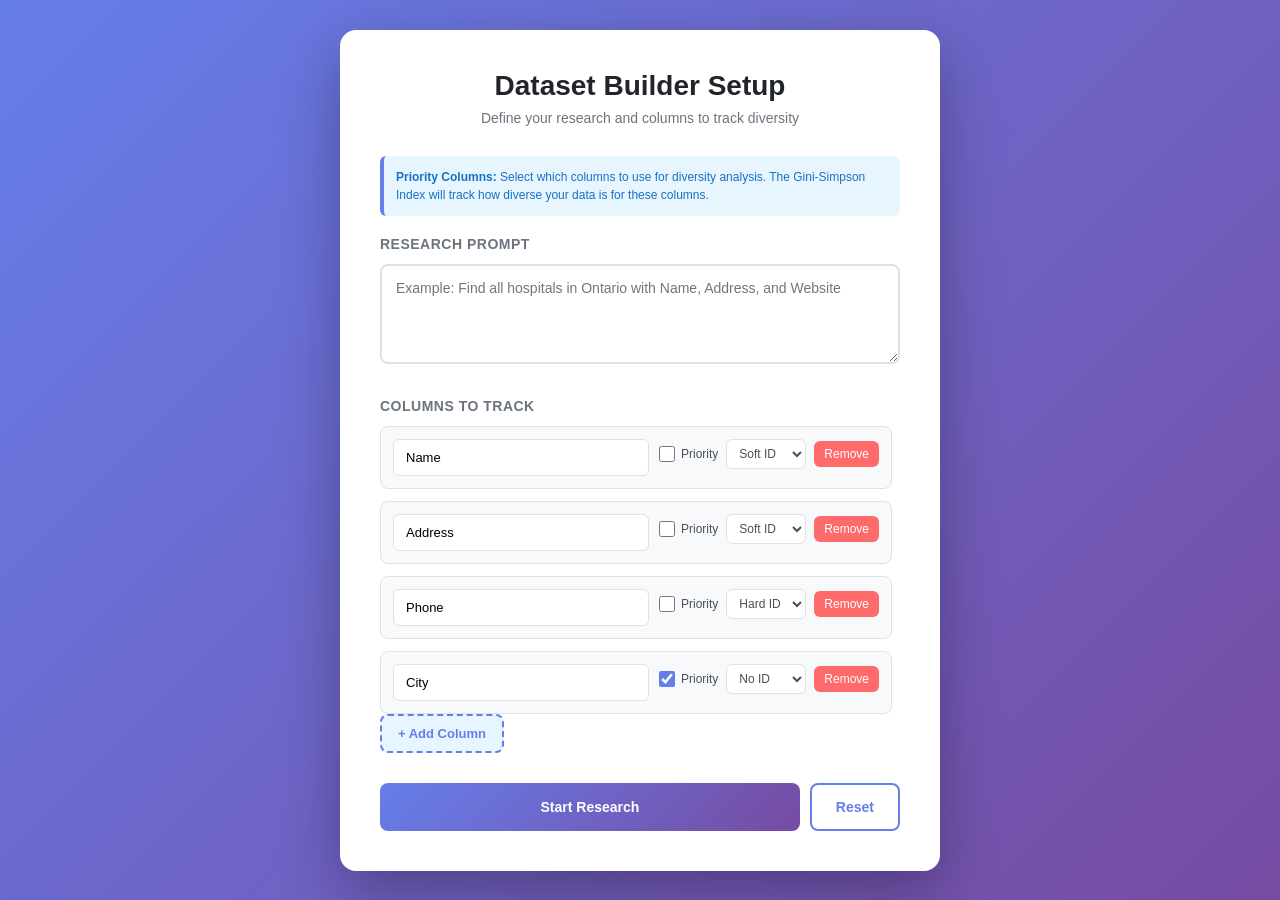
<file: templates/index.html>
<!DOCTYPE html>
<html lang="en">
<head>
    <meta charset="UTF-8">
    <meta name="viewport" content="width=device-width, initial-scale=1.0">
    <title>Dataset Builder - Setup</title>
    <style>
        * {
            margin: 0;
            padding: 0;
            box-sizing: border-box;
        }

        body {
            font-family: -apple-system, BlinkMacSystemFont, 'Segoe UI', Roboto, sans-serif;
            background: linear-gradient(135deg, #667eea 0%, #764ba2 100%);
            min-height: 100vh;
            display: flex;
            align-items: center;
            justify-content: center;
            padding: 20px;
        }

        .container {
            width: 100%;
            max-width: 600px;
            background: white;
            border-radius: 16px;
            box-shadow: 0 20px 60px rgba(0, 0, 0, 0.3);
            padding: 40px;
        }

        .header {
            margin-bottom: 30px;
            text-align: center;
        }

        .header h1 {
            font-size: 28px;
            color: #212529;
            margin-bottom: 8px;
            font-weight: 600;
        }

        .header p {
            font-size: 14px;
            color: #6c757d;
        }

        .form-section {
            margin-bottom: 30px;
        }

        .form-section-title {
            font-size: 14px;
            font-weight: 600;
            color: #6c757d;
            text-transform: uppercase;
            letter-spacing: 0.5px;
            margin-bottom: 12px;
            display: block;
        }

        .prompt-box {
            width: 100%;
            padding: 14px;
            border: 2px solid #dee2e6;
            border-radius: 8px;
            font-family: inherit;
            font-size: 14px;
            resize: vertical;
            min-height: 100px;
            transition: border-color 0.2s;
        }

        .prompt-box:focus {
            outline: none;
            border-color: #667eea;
            box-shadow: 0 0 0 3px rgba(102, 126, 234, 0.1);
        }

        .columns-container {
            display: flex;
            flex-direction: column;
            gap: 12px;
            max-height: 400px;
            overflow-y: auto;
            padding-right: 8px;
        }

        .column-input-group {
            display: flex;
            gap: 10px;
            align-items: flex-start;
            padding: 12px;
            background: #f8f9fa;
            border-radius: 8px;
            border: 1px solid #dee2e6;
            transition: all 0.2s;
        }

        .column-input-group:hover {
            background: #f0f0f0;
            border-color: #667eea;
        }

        .column-input-group.error {
            border-color: #ff6b6b;
            background: #fff5f5;
        }

        .column-input {
            flex: 1;
            padding: 10px 12px;
            border: 1px solid #dee2e6;
            border-radius: 6px;
            font-size: 13px;
            font-family: inherit;
            transition: border-color 0.2s;
        }

        .column-input:focus {
            outline: none;
            border-color: #667eea;
        }

        .column-controls {
            display: flex;
            gap: 8px;
            align-items: center;
            white-space: nowrap;
        }

        .identifier-select {
            padding: 6px 8px;
            border: 1px solid #dee2e6;
            border-radius: 6px;
            font-size: 12px;
            background: white;
            color: #495057;
        }

        .priority-checkbox-label {
            display: flex;
            align-items: center;
            gap: 6px;
            font-size: 12px;
            font-weight: 500;
            color: #495057;
            cursor: pointer;
            user-select: none;
        }

        .priority-checkbox-label input[type="checkbox"] {
            width: 16px;
            height: 16px;
            cursor: pointer;
            accent-color: #667eea;
        }

        .remove-column-btn {
            padding: 6px 10px;
            background: #ff6b6b;
            color: white;
            border: none;
            border-radius: 6px;
            font-size: 12px;
            cursor: pointer;
            transition: background 0.2s;
            font-weight: 500;
        }

        .remove-column-btn:hover {
            background: #ff5252;
        }

        .add-column-btn {
            padding: 10px 16px;
            background: #e7f5ff;
            color: #667eea;
            border: 2px dashed #667eea;
            border-radius: 8px;
            font-size: 13px;
            cursor: pointer;
            font-weight: 600;
            transition: all 0.2s;
            align-self: flex-start;
        }

        .add-column-btn:hover {
            background: #667eea;
            color: white;
            border-style: solid;
        }

        .actions {
            display: flex;
            gap: 10px;
            margin-top: 30px;
        }

        .start-btn {
            flex: 1;
            padding: 14px;
            background: linear-gradient(135deg, #667eea 0%, #764ba2 100%);
            color: white;
            border: none;
            border-radius: 8px;
            font-size: 14px;
            font-weight: 600;
            cursor: pointer;
            transition: transform 0.2s, box-shadow 0.2s;
        }

        .start-btn:hover:not(:disabled) {
            transform: translateY(-2px);
            box-shadow: 0 5px 15px rgba(102, 126, 234, 0.3);
        }

        .start-btn:disabled {
            opacity: 0.5;
            cursor: not-allowed;
        }

        .reset-btn {
            padding: 14px 24px;
            background: white;
            color: #667eea;
            border: 2px solid #667eea;
            border-radius: 8px;
            font-size: 14px;
            font-weight: 600;
            cursor: pointer;
            transition: all 0.2s;
        }

        .reset-btn:hover {
            background: #f0f4ff;
        }

        .error-message {
            color: #c92a2a;
            font-size: 12px;
            margin-top: 8px;
            padding: 10px;
            background: #ffe0e0;
            border-left: 3px solid #c92a2a;
            border-radius: 4px;
            display: none;
        }

        .error-message.show {
            display: block;
        }

        .info-box {
            background: #e7f5ff;
            border-left: 4px solid #667eea;
            padding: 12px;
            border-radius: 6px;
            font-size: 12px;
            color: #1971c2;
            margin-bottom: 20px;
            line-height: 1.5;
        }

        .info-box strong {
            font-weight: 600;
        }

        @media (max-width: 600px) {
            .container {
                padding: 20px;
            }

            .header h1 {
                font-size: 22px;
            }

            .column-input-group {
                flex-direction: column;
            }

            .column-controls {
                width: 100%;
                justify-content: space-between;
            }
        }
    </style>
</head>
<body>
    <div class="container">
        <div class="header">
            <h1>Dataset Builder Setup</h1>
            <p>Define your research and columns to track diversity</p>
        </div>

        <div class="info-box">
            <strong>Priority Columns:</strong> Select which columns to use for diversity analysis. The Gini-Simpson Index will track how diverse your data is for these columns.
        </div>

        <form id="setupForm">
            <!-- Prompt Section -->
            <div class="form-section">
                <label class="form-section-title">Research Prompt</label>
                <textarea
                    id="promptInput"
                    class="prompt-box"
                    placeholder="Example: Find all hospitals in Ontario with Name, Address, and Website"
                    required
                ></textarea>
            </div>

            <!-- Columns Section -->
            <div class="form-section">
                <label class="form-section-title">Columns to Track</label>
                
                <div class="columns-container" id="columnsContainer">
                    <div class="column-input-group">
                        <input
                            type="text"
                            class="column-input"
                            placeholder="Column name (e.g., Name, Address, Website)"
                            value="Name"
                            required
                        >
                        <div class="column-controls">
                            <label class="priority-checkbox-label">
                                <input type="checkbox" class="priority-checkbox">
                                Priority
                            </label>
                            <select class="identifier-select">
                                <option value="none">No ID</option>
                                <option value="hard">Hard ID</option>
                                <option selected value="soft">Soft ID</option>
                            </select>
                            <button type="button" class="remove-column-btn" onclick="removeColumn(event)">Remove</button>
                        </div>
                    </div>

                    <div class="column-input-group">
                        <input
                            type="text"
                            class="column-input"
                            placeholder="Column name"
                            value="Address"
                            required
                        >
                        <div class="column-controls">
                            <label class="priority-checkbox-label">
                                <input type="checkbox" class="priority-checkbox">
                                Priority
                            </label>
                            <select class="identifier-select">
                                <option value="none">No ID</option>
                                <option value="hard">Hard ID</option>
                                <option selected value="soft">Soft ID</option>
                            </select>
                            <button type="button" class="remove-column-btn" onclick="removeColumn(event)">Remove</button>
                        </div>
                    </div>

                    <div class="column-input-group">
                        <input
                            type="text"
                            class="column-input"
                            placeholder="Column name"
                            value="Phone"
                            required
                        >
                        <div class="column-controls">
                            <label class="priority-checkbox-label">
                                <input type="checkbox" class="priority-checkbox">
                                Priority
                            </label>
                            <select class="identifier-select">
                                <option value="none">No ID</option>
                                <option selected value="hard">Hard ID</option>
                                <option value="soft">Soft ID</option>
                            </select>
                            <button type="button" class="remove-column-btn" onclick="removeColumn(event)">Remove</button>
                        </div>
                    </div>

                    <div class="column-input-group">
                        <input
                            type="text"
                            class="column-input"
                            placeholder="Column name"
                            value="City"
                            required
                        >
                        <div class="column-controls">
                            <label class="priority-checkbox-label">
                                <input type="checkbox" class="priority-checkbox" checked>
                                Priority
                            </label>
                            <select class="identifier-select">
                                <option value="none">No ID</option>
                                <option value="hard">Hard ID</option>
                                <option value="soft">Soft ID</option>
                            </select>
                            <button type="button" class="remove-column-btn" onclick="removeColumn(event)">Remove</button>
                        </div>
                    </div>
                </div>

                <button type="button" class="add-column-btn" onclick="addColumn()">+ Add Column</button>
                <div class="error-message" id="errorMessage"></div>
            </div>

            <!-- Actions -->
            <div class="actions">
                <button type="submit" class="start-btn" id="startBtn">Start Research</button>
                <button type="reset" class="reset-btn">Reset</button>
            </div>
        </form>
    </div>

    <script>
        function addColumn() {
            const container = document.getElementById('columnsContainer');
            const group = document.createElement('div');
            group.className = 'column-input-group';
            group.innerHTML = `
                <input
                    type="text"
                    class="column-input"
                    placeholder="Column name"
                    required
                >
                <div class="column-controls">
                    <label class="priority-checkbox-label">
                        <input type="checkbox" class="priority-checkbox">
                        Priority
                    </label>
                    <select class="identifier-select">
                        <option value="none">No ID</option>
                        <option value="hard">Hard ID</option>
                        <option value="soft">Soft ID</option>
                    </select>
                    <button type="button" class="remove-column-btn" onclick="removeColumn(event)">Remove</button>
                </div>
            `;
            container.appendChild(group);
        }

        function removeColumn(event) {
            event.preventDefault();
            const container = document.getElementById('columnsContainer');
            const groups = container.querySelectorAll('.column-input-group');
            
            if (groups.length <= 1) {
                showError('You must have at least one column');
                return;
            }
            
            event.target.closest('.column-input-group').remove();
            clearError();
        }

        function showError(message) {
            const errorDiv = document.getElementById('errorMessage');
            errorDiv.textContent = message;
            errorDiv.classList.add('show');
        }

        function clearError() {
            const errorDiv = document.getElementById('errorMessage');
            errorDiv.classList.remove('show');
        }

        document.getElementById('setupForm').addEventListener('submit', async (e) => {
            e.preventDefault();
            clearError();

            const prompt = document.getElementById('promptInput').value.trim();
            const columnGroups = document.querySelectorAll('.column-input-group');
            
            if (!prompt) {
                showError('Research prompt is required');
                return;
            }

            const columns = [];
            columnGroups.forEach(group => {
                const input = group.querySelector('.column-input');
                const isChecked = group.querySelector('.priority-checkbox').checked;
                const identifierSelect = group.querySelector('.identifier-select');
                const dedupeRole = identifierSelect ? identifierSelect.value : 'none';
                const columnName = input.value.trim();
                
                if (!columnName) {
                    showError('All columns must have names');
                    return;
                }

                if (columns.some(c => c.name.toLowerCase() === columnName.toLowerCase())) {
                    showError('Duplicate column names not allowed');
                    return;
                }

                columns.push({
                    name: columnName,
                    isPriority: isChecked,
                    dedupeRole
                });
            });

            if (columns.length === 0) {
                showError('At least one column is required');
                return;
            }

            const hasPriority = columns.some(c => c.isPriority);
            if (!hasPriority) {
                showError('At least one column must be marked as Priority');
                return;
            }

            const hasSoftId = columns.some(c => c.dedupeRole === 'soft');
            if (!hasSoftId) {
                showError('Select at least one Soft ID column for deduplication');
                return;
            }

            // Store in session storage and navigate to chat
            sessionStorage.setItem('researchSetup', JSON.stringify({
                prompt,
                columns,
                startTime: new Date().toISOString()
            }));

            window.location.href = '/chat';
        });

        // Load saved setup if exists
        window.addEventListener('load', () => {
            const saved = sessionStorage.getItem('researchSetup');
            if (saved) {
                try {
                    const setup = JSON.parse(saved);
                    document.getElementById('promptInput').value = setup.prompt;
                    
                    // Clear default columns
                    document.getElementById('columnsContainer').innerHTML = '';
                    
                    // Add saved columns
                    setup.columns.forEach(col => {
                        const group = document.createElement('div');
                        group.className = 'column-input-group';
                        group.innerHTML = `
                            <input
                                type="text"
                                class="column-input"
                                value="${col.name}"
                                required
                            >
                            <div class="column-controls">
                                <label class="priority-checkbox-label">
                                    <input type="checkbox" class="priority-checkbox" ${col.isPriority ? 'checked' : ''}>
                                    Priority
                                </label>
                                <select class="identifier-select">
                                    <option value="none" ${col.dedupeRole === 'none' ? 'selected' : ''}>No ID</option>
                                    <option value="hard" ${col.dedupeRole === 'hard' ? 'selected' : ''}>Hard ID</option>
                                    <option value="soft" ${col.dedupeRole === 'soft' ? 'selected' : ''}>Soft ID</option>
                                </select>
                                <button type="button" class="remove-column-btn" onclick="removeColumn(event)">Remove</button>
                            </div>
                        `;
                        document.getElementById('columnsContainer').appendChild(group);
                    });
                } catch (e) {
                    console.error('Error loading setup:', e);
                }
            }
        });
    </script>
</body>
</html>
</file>
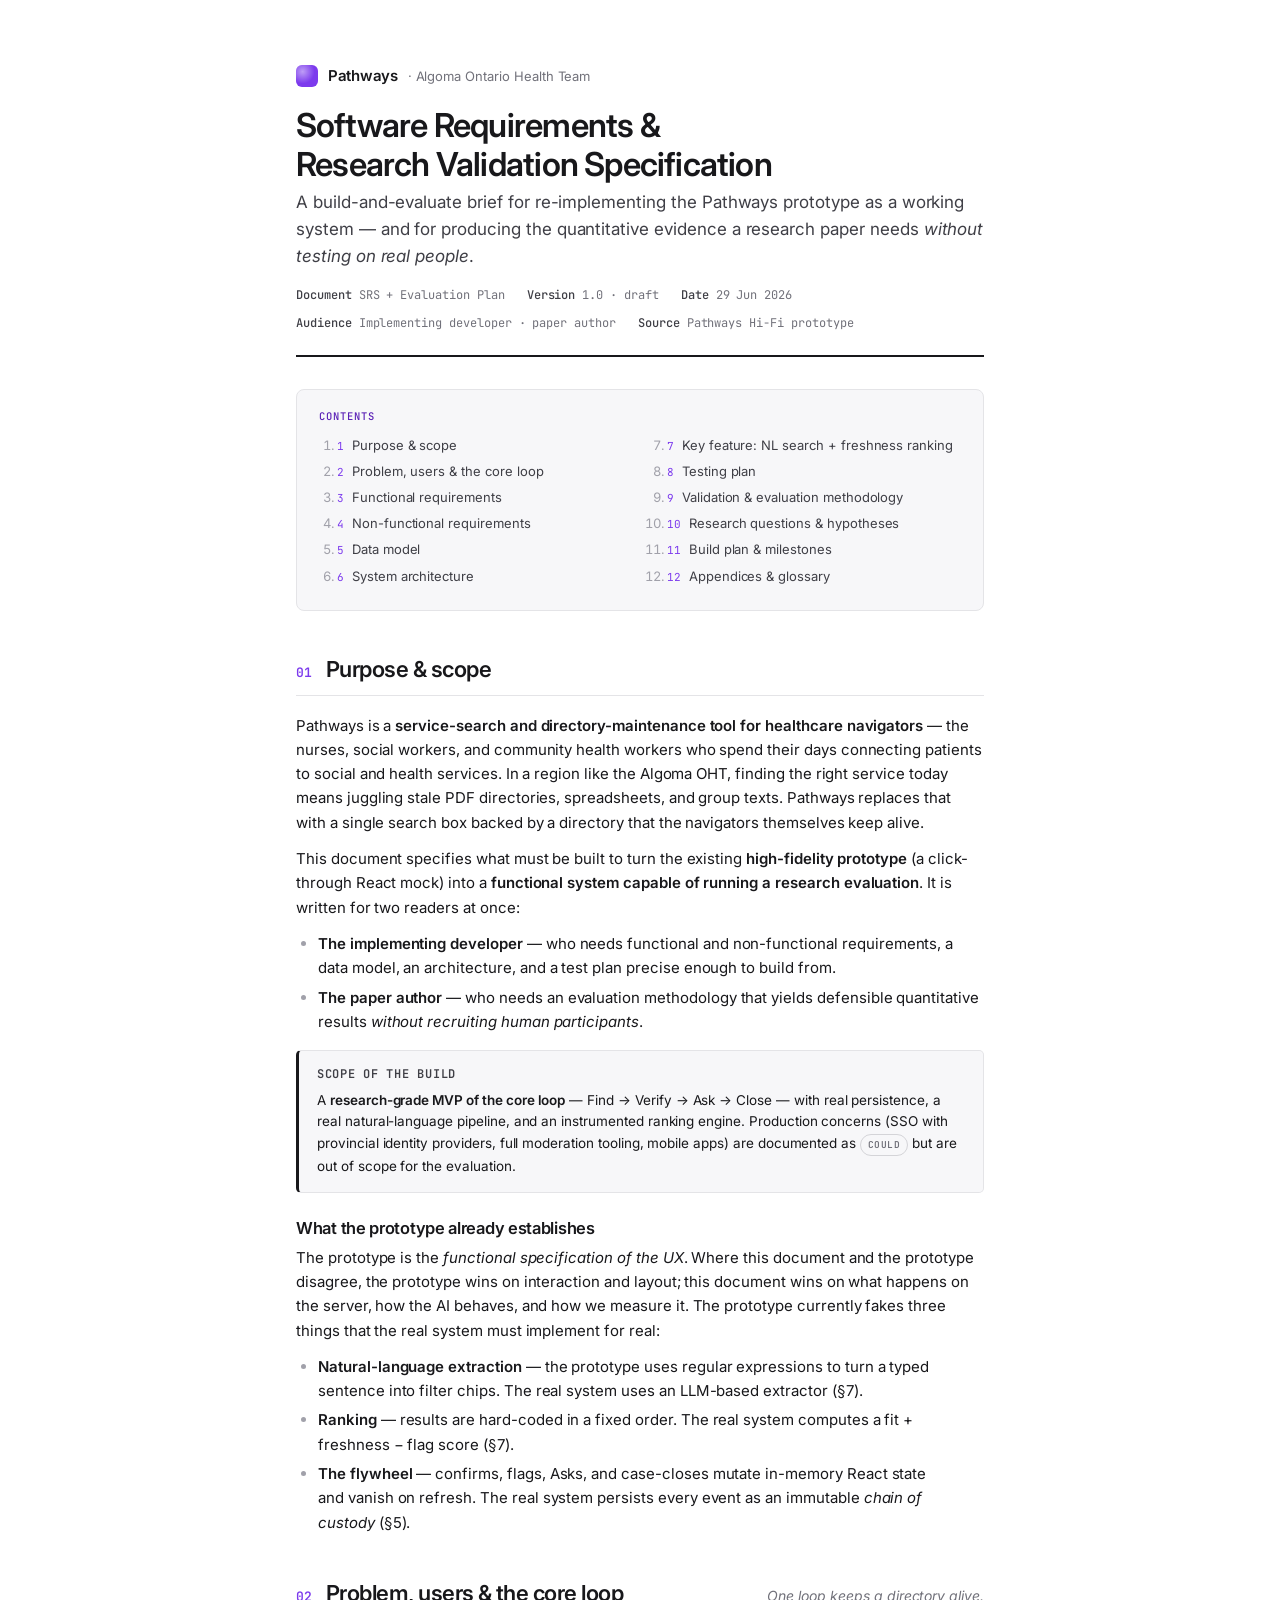
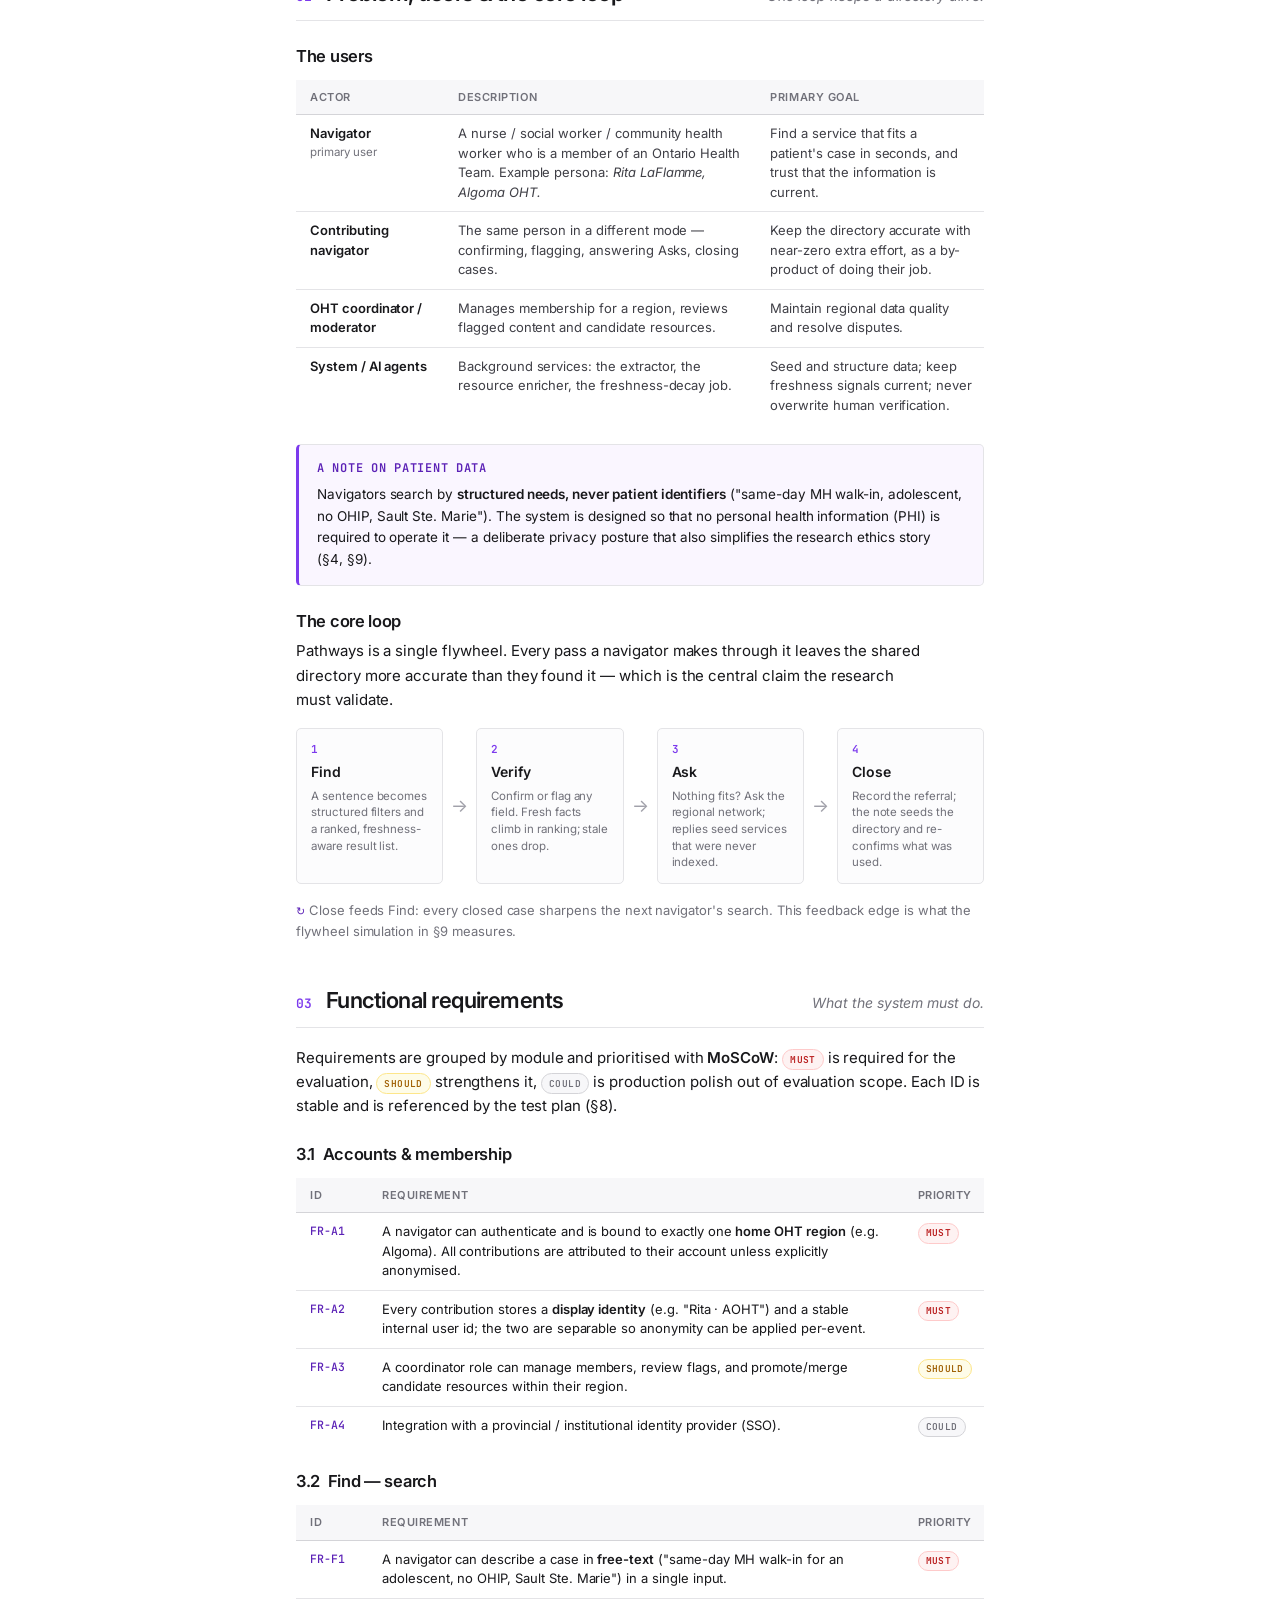
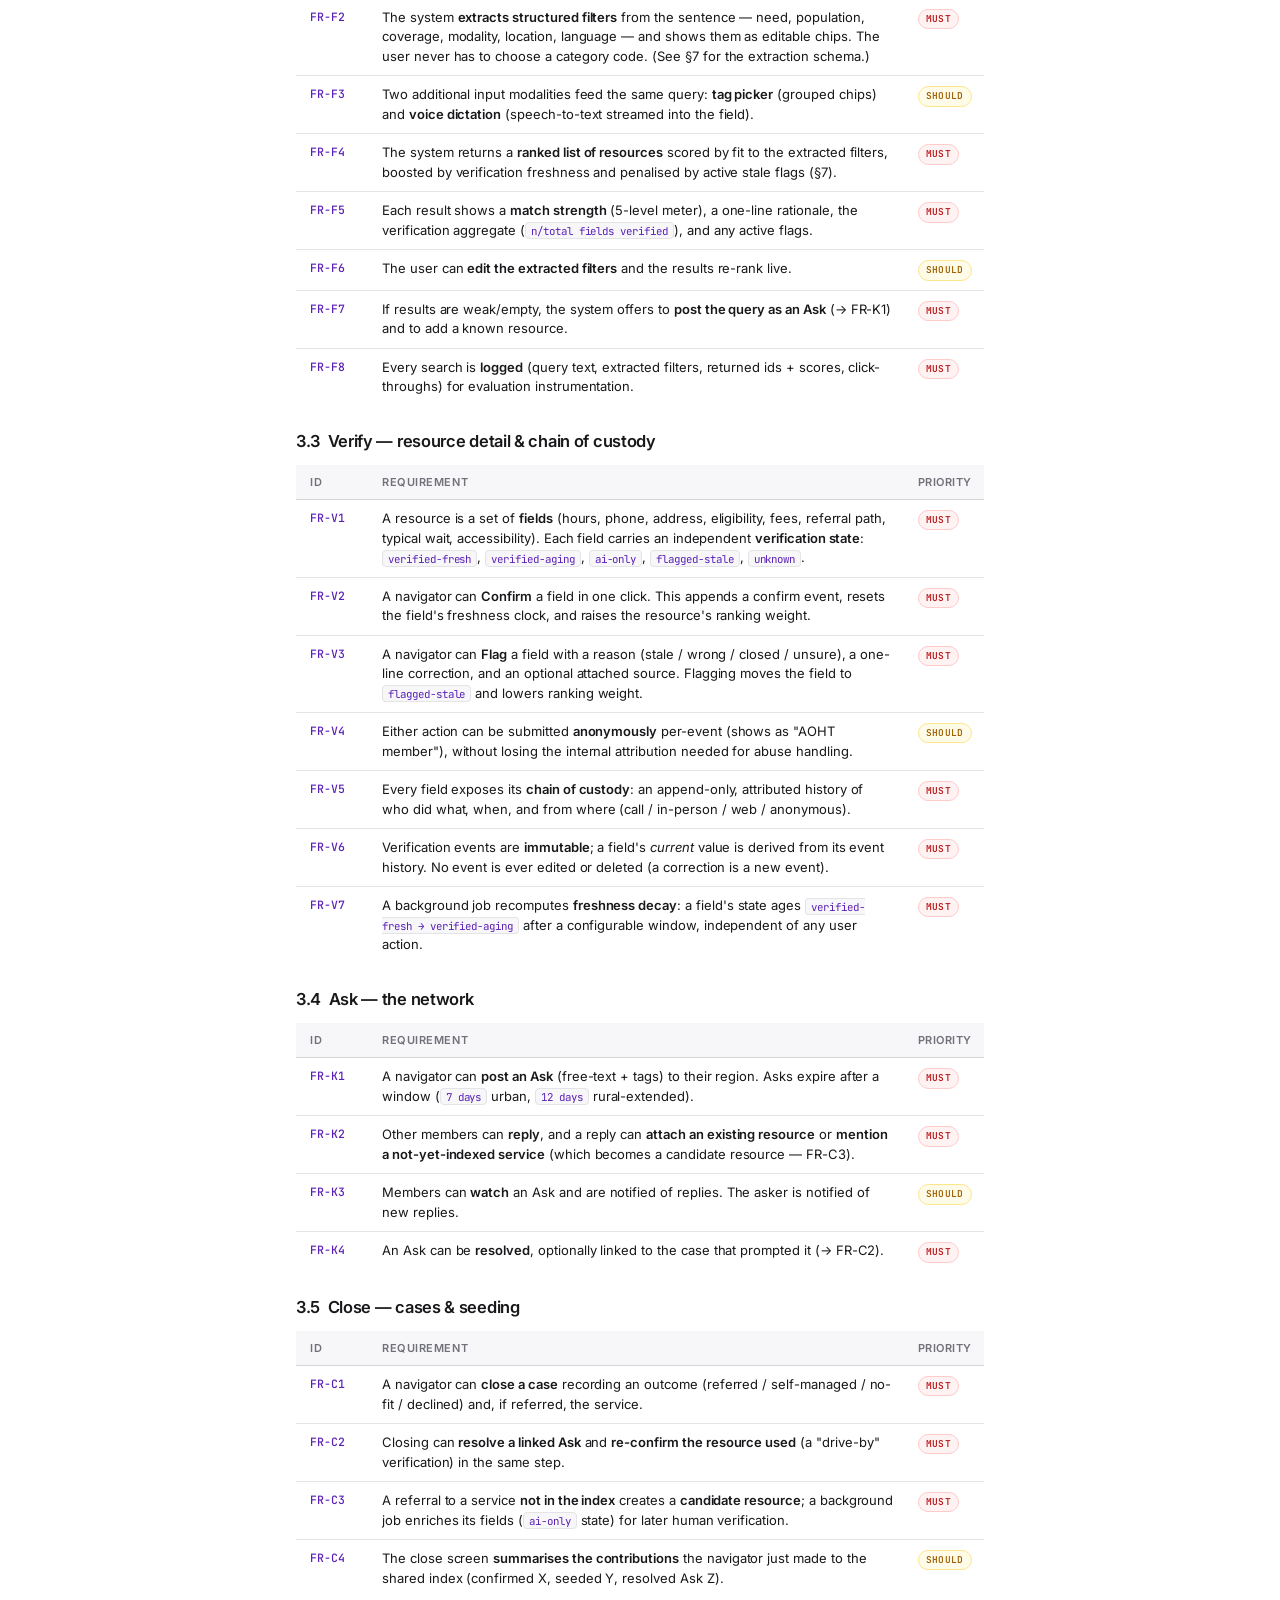
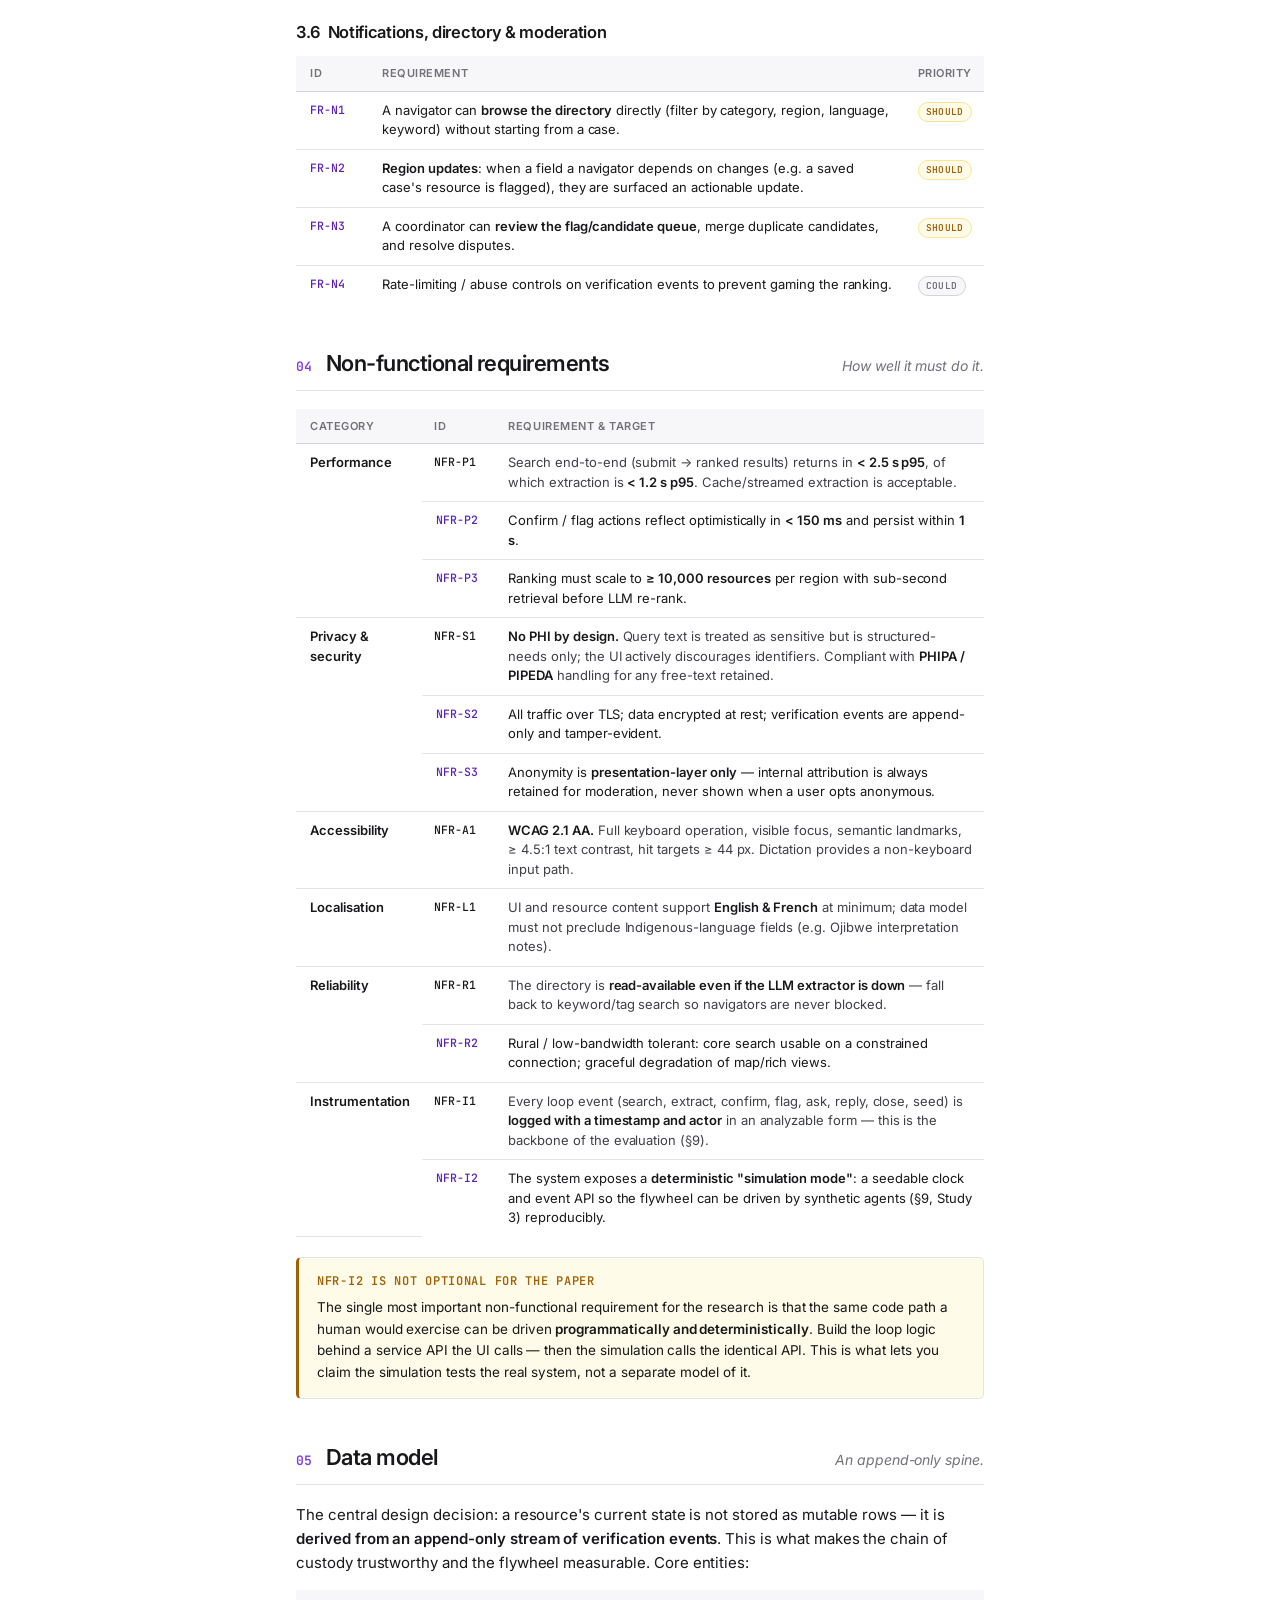
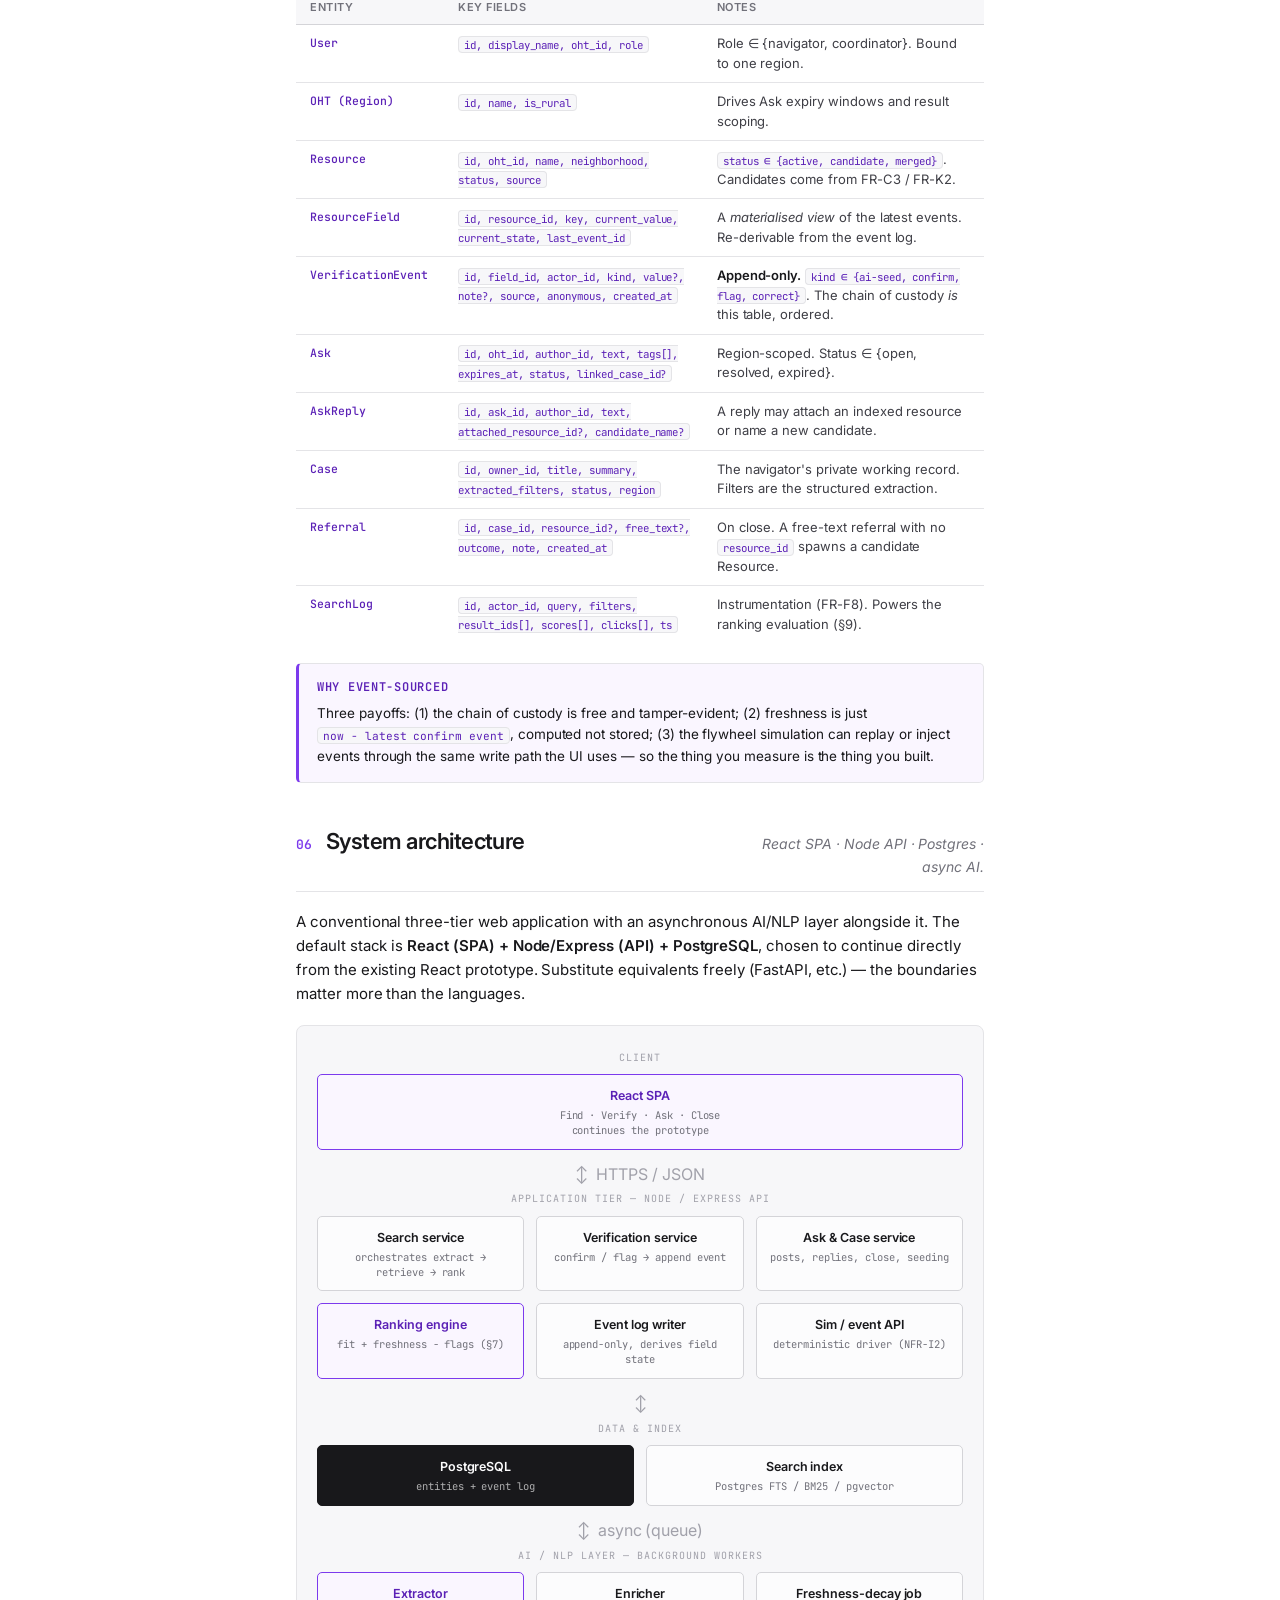
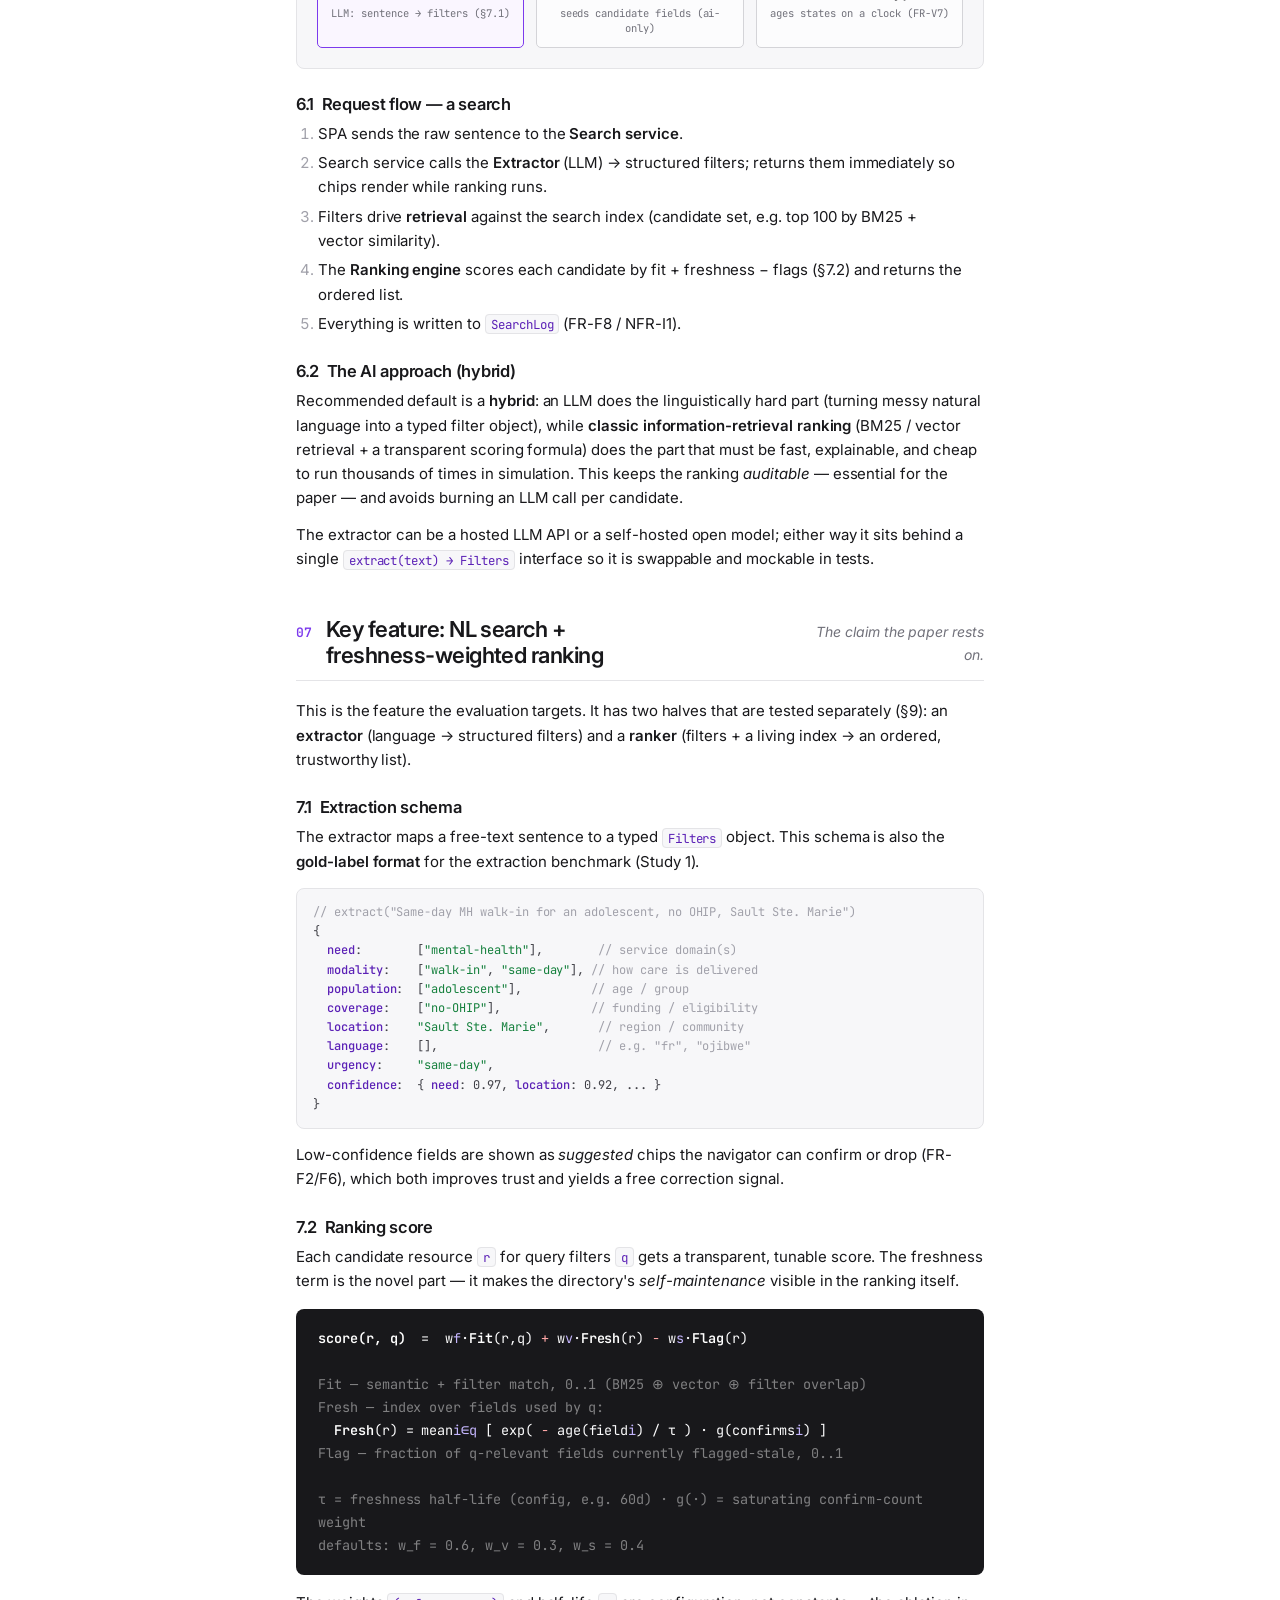
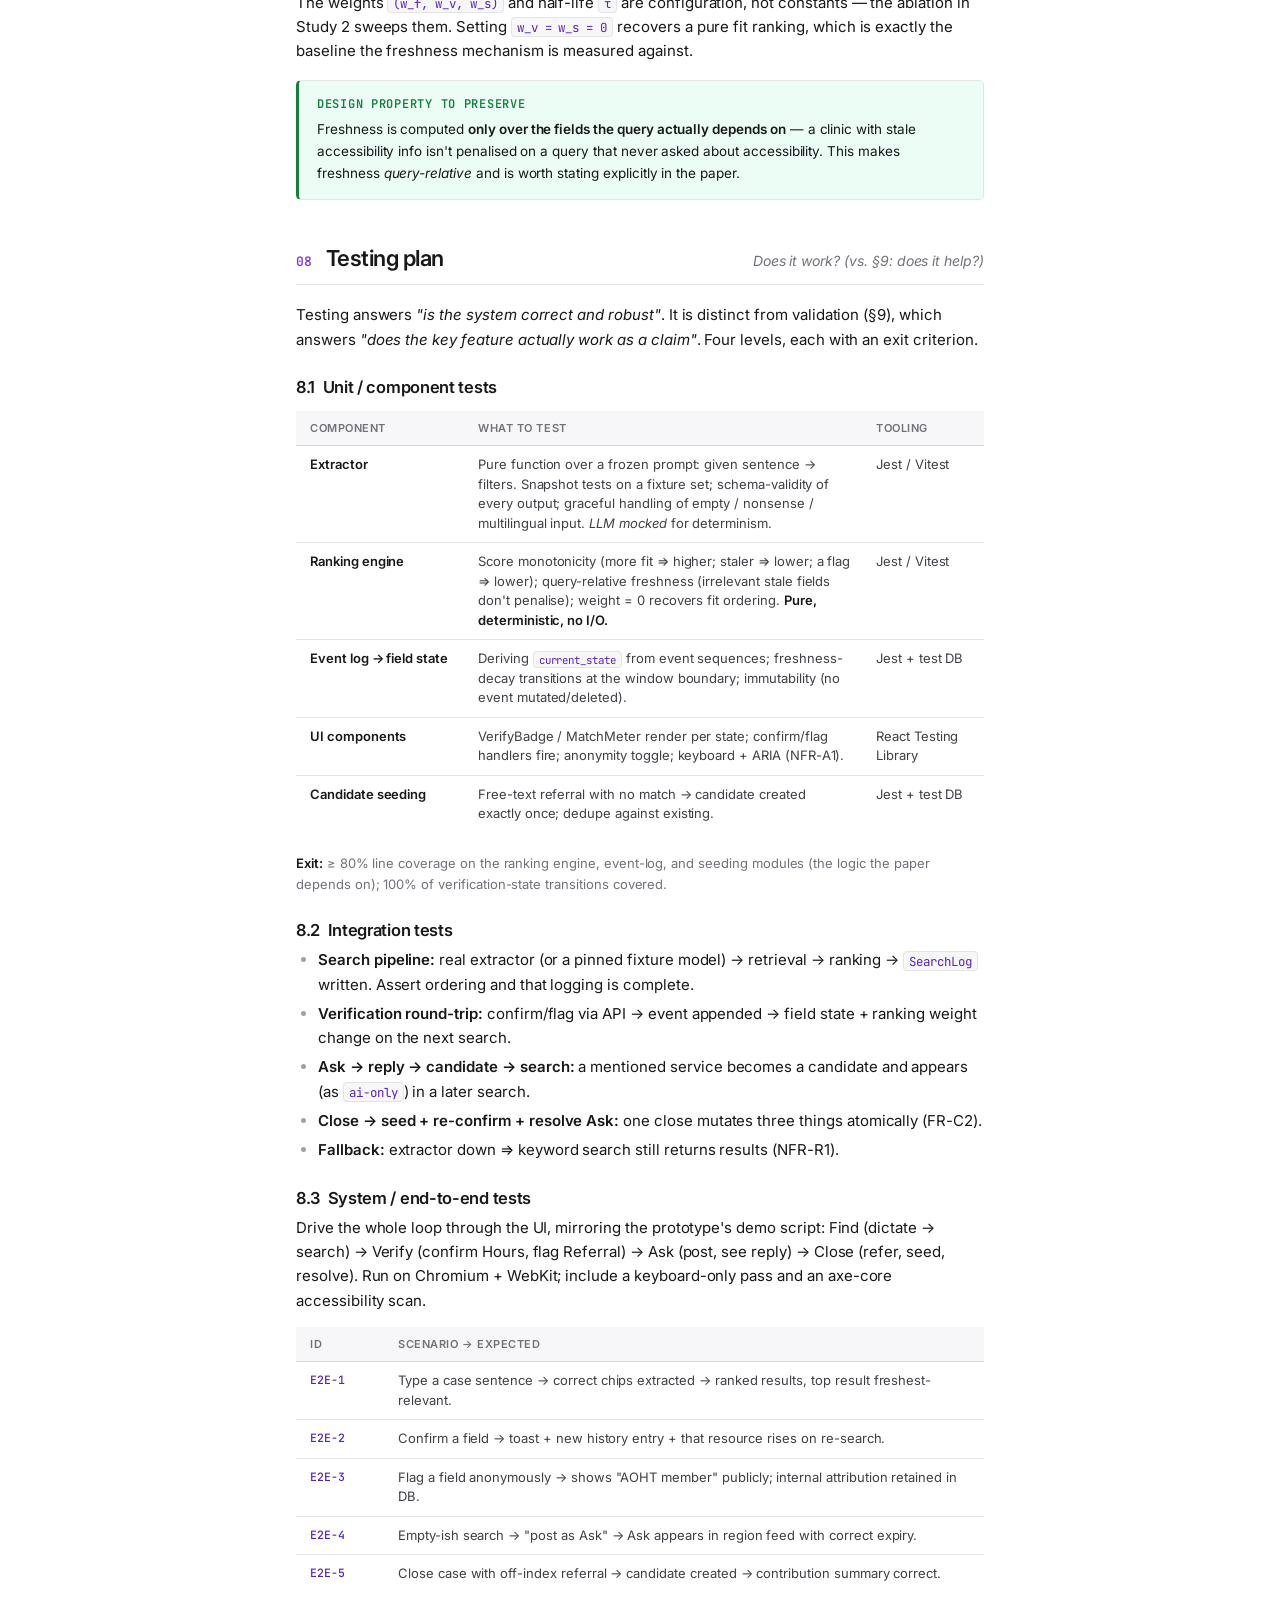
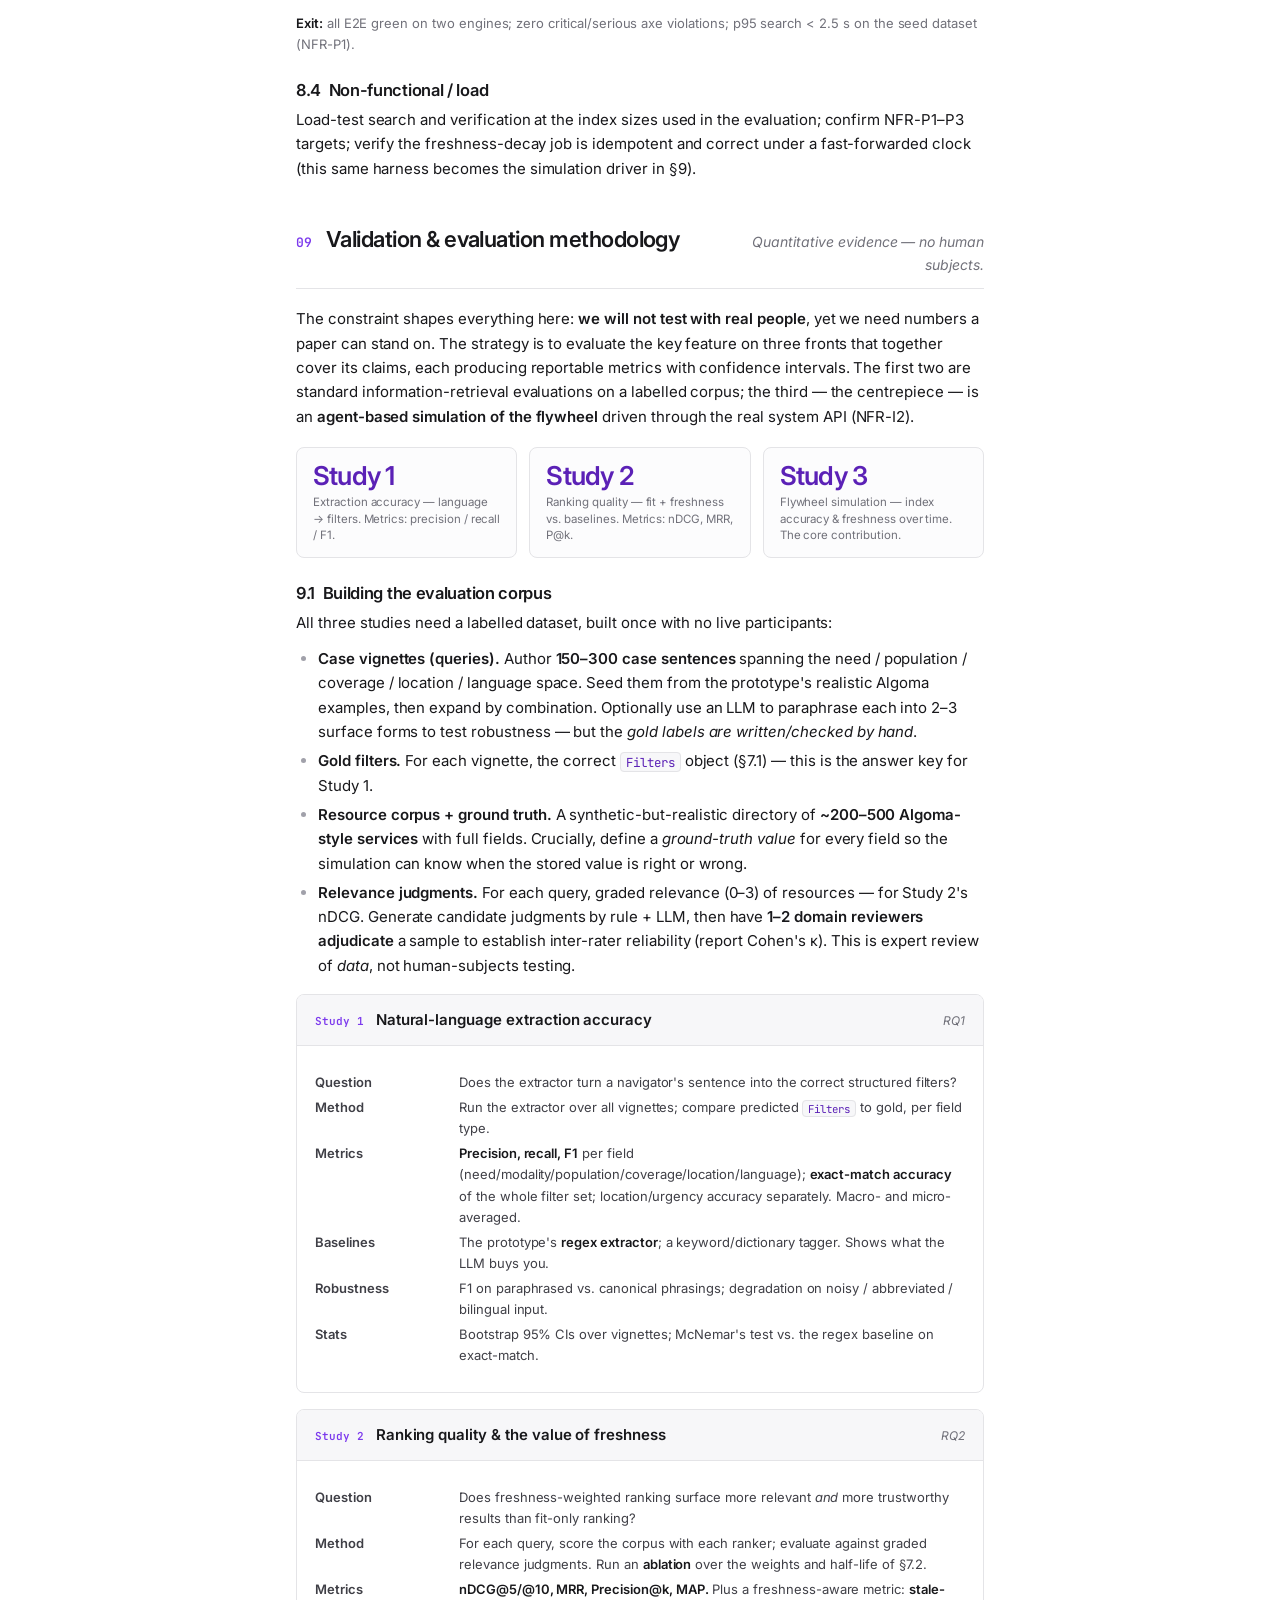
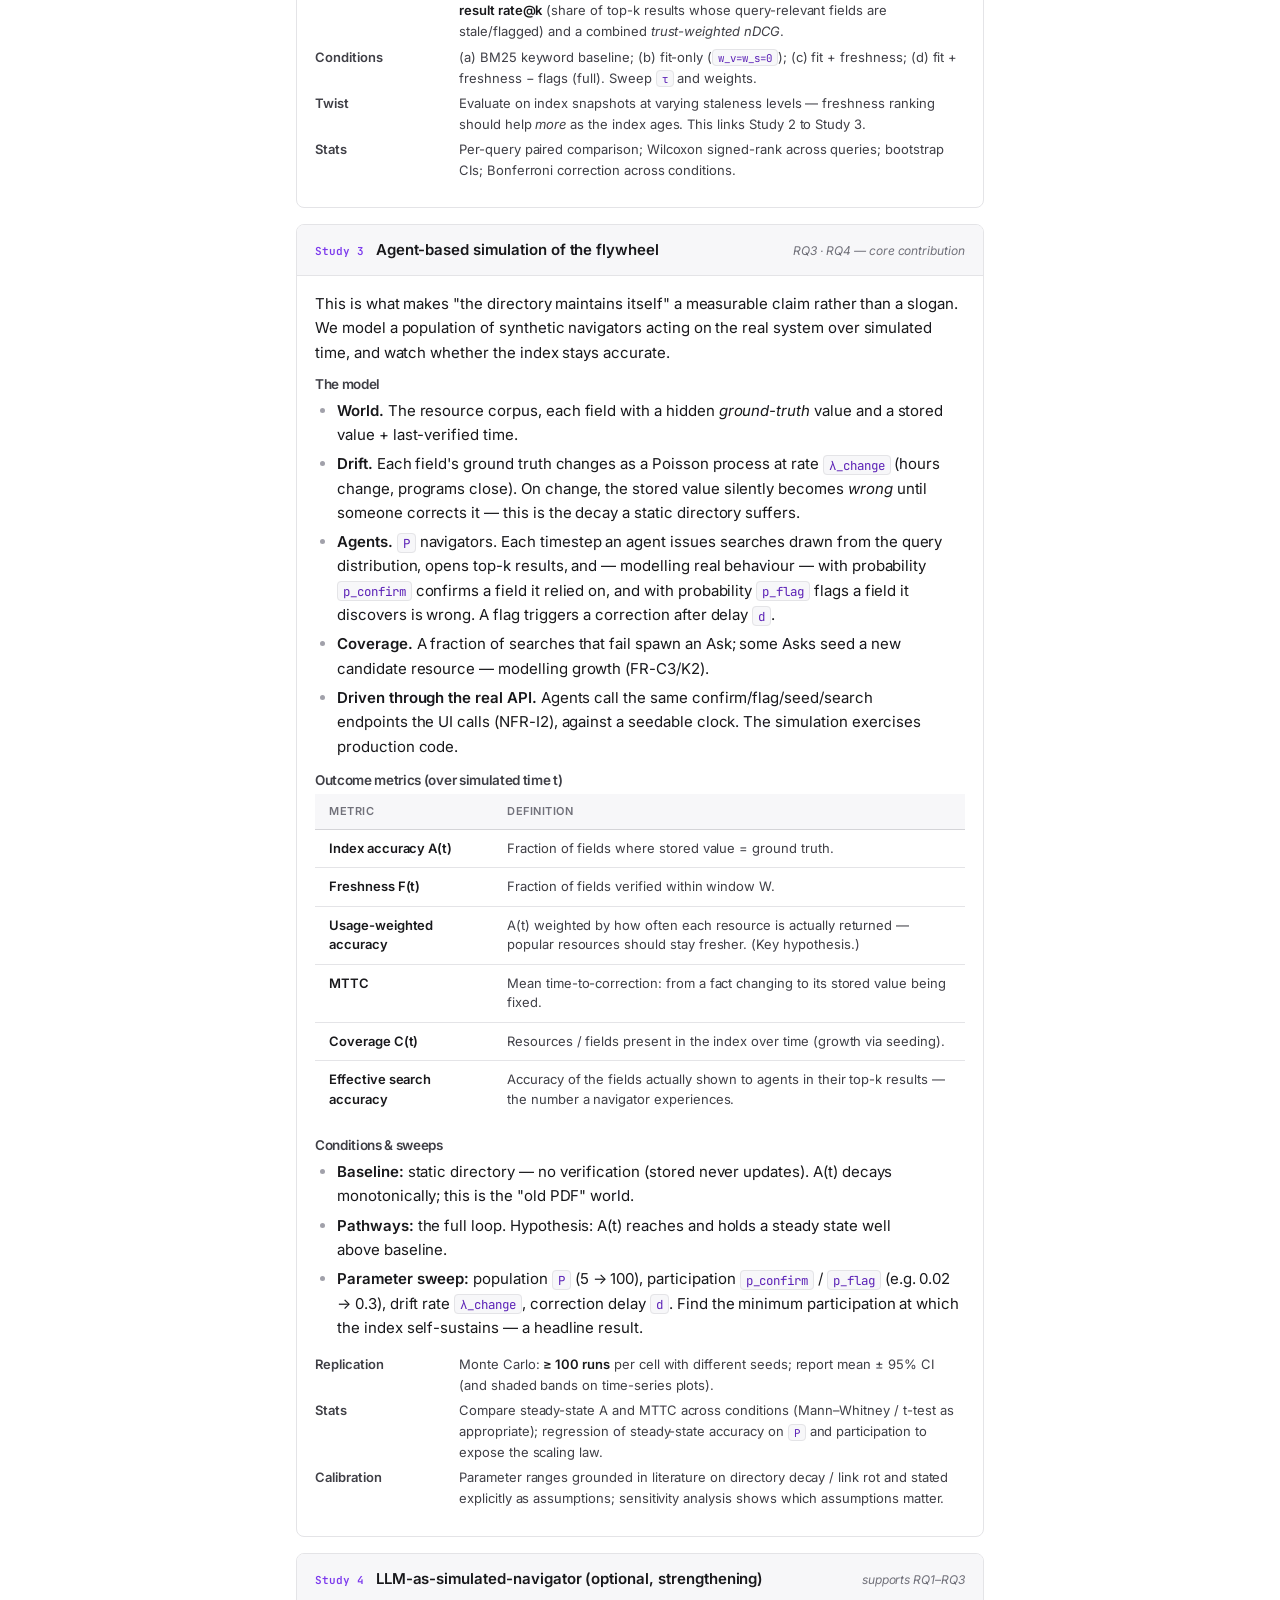
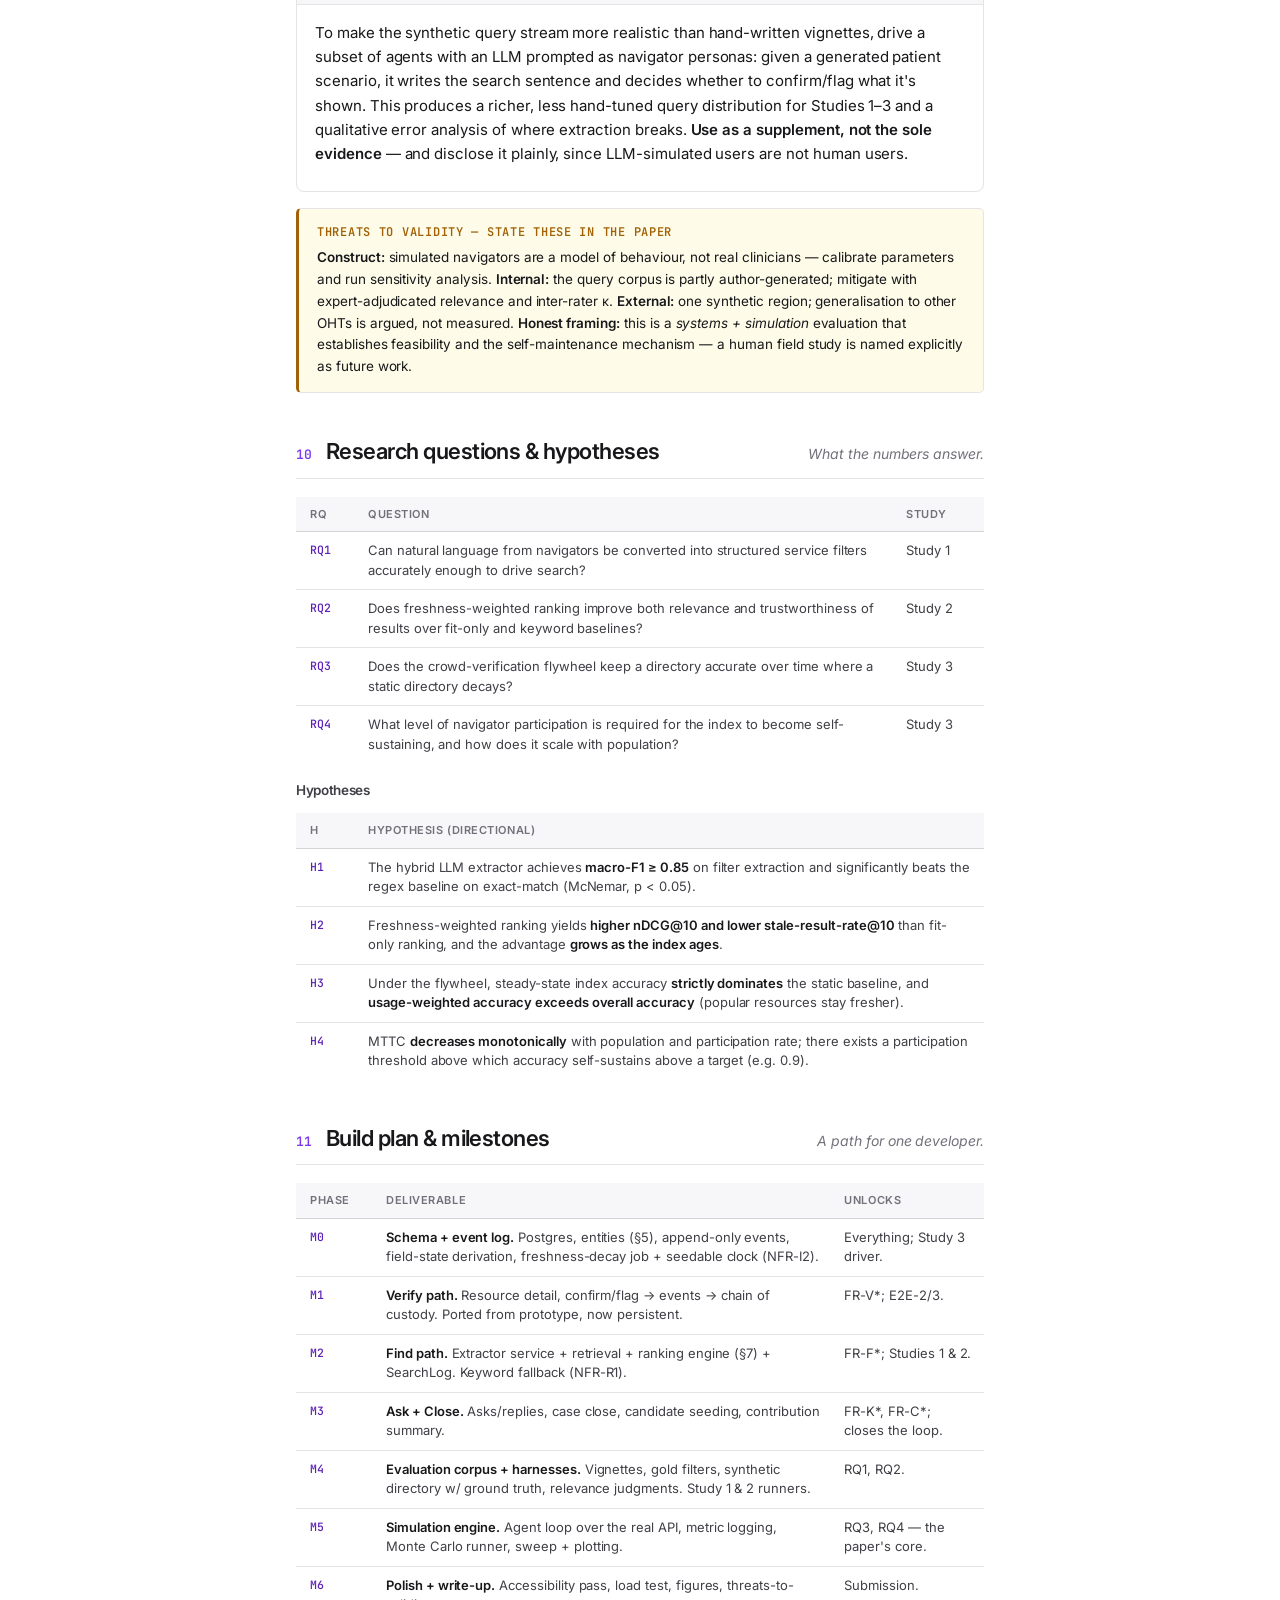
<file: Pathways/Pathways Requirements & Validation.html>
<!DOCTYPE html>
<html lang="en">
<head>
<meta charset="UTF-8" />
<title>Pathways — Software Requirements & Research Validation Specification</title>
<meta name="viewport" content="width=device-width, initial-scale=1" />
<link rel="preconnect" href="https://fonts.googleapis.com" />
<link rel="preconnect" href="https://fonts.gstatic.com" crossorigin />
<link href="https://fonts.googleapis.com/css2?family=Inter:wght@400;500;600;700&family=JetBrains+Mono:wght@400;500;600&family=Newsreader:ital,opsz,wght@0,6..72,400;0,6..72,500;1,6..72,400&display=swap" rel="stylesheet" />
<style>
  :root {
    --paper:    #fcfcfd;
    --paper-2:  #f7f7f9;
    --paper-3:  #f1f1f4;
    --ink:      #18181b;
    --ink-2:    #3f3f46;
    --ink-3:    #71717a;
    --ink-4:    #a1a1aa;
    --stroke:   #e4e4e7;
    --stroke-2: #d4d4d8;
    --accent:       #7c3aed;
    --accent-2:     #6d28d9;
    --accent-soft:  #f3eefe;
    --accent-tint:  #faf6ff;
    --accent-ink:   #5b21b6;
    --good:    #15803d;
    --good-bg: #ecfdf5;
    --good-br: #bbf7d0;
    --warn:    #a16207;
    --warn-bg: #fefce8;
    --warn-br: #fde68a;
    --crit:    #b91c1c;
    --crit-bg: #fef2f2;
    --crit-br: #fecaca;
    --r-sm: 5px; --r-md: 8px; --r-lg: 12px;
    --font-ui: 'Inter', -apple-system, BlinkMacSystemFont, 'Segoe UI', sans-serif;
    --font-mono: 'JetBrains Mono', ui-monospace, Menlo, monospace;
    --font-serif: 'Newsreader', Georgia, serif;
  }
  *, *::before, *::after { box-sizing: border-box; }
  body { margin: 0; background: #fff; }
  body {
    font-family: var(--font-ui);
    color: var(--ink);
    font-size: 15px;
    line-height: 1.62;
    -webkit-font-smoothing: antialiased;
    letter-spacing: -0.003em;
  }

  .doc {
    box-sizing: border-box;
    max-width: 8.5in;
    margin: 0 auto;
    background: inherit;
    padding: 64px clamp(24px, 5vw, 0.85in) 96px;
  }
  .doc-frame { width: 100%; border-collapse: collapse; }
  .doc-frame td { padding: 0; }
  .hdr-space, .ftr-space { display: none; }

  /* ── type scale ─────────────────────────────────────────── */
  h1, h2, h3, h4 { margin: 0; font-weight: 600; letter-spacing: -0.024em; line-height: 1.16; text-wrap: balance; }
  h1 { font-size: 33px; margin-bottom: 6px; }
  h2 { font-size: 22px; margin: 0 0 14px; padding-top: 6px; }
  h3 { font-size: 16.5px; margin: 26px 0 8px; letter-spacing: -0.018em; }
  h4 { font-size: 13.5px; margin: 18px 0 6px; color: var(--ink-2); }
  p { margin: 0 0 12px; text-wrap: pretty; }
  p, li { text-wrap: pretty; }
  ul, ol { margin: 0 0 14px; padding-left: 22px; }
  li { margin-bottom: 5px; }
  li::marker { color: var(--ink-4); }
  strong { font-weight: 600; color: var(--ink); }
  em { font-style: italic; }
  a { color: var(--accent-ink); text-decoration: none; }
  code, .mono { font-family: var(--font-mono); font-size: 0.875em; }
  p code, li code, td code {
    background: var(--paper-2); border: 1px solid var(--stroke);
    border-radius: 4px; padding: 0.5px 5px; color: var(--accent-ink);
    font-size: 0.83em; white-space: nowrap;
  }
  .eyebrow {
    font-family: var(--font-mono); font-size: 10.5px; text-transform: uppercase;
    letter-spacing: 0.1em; color: var(--accent-ink); font-weight: 500;
  }
  .muted { color: var(--ink-3); }
  .lead { font-size: 17px; color: var(--ink-2); line-height: 1.6; }

  /* ── masthead ───────────────────────────────────────────── */
  .masthead {
    border-bottom: 2px solid var(--ink);
    padding-bottom: 22px; margin-bottom: 32px;
  }
  .masthead .kicker {
    display: flex; align-items: center; gap: 10px; margin-bottom: 18px;
  }
  .brand-mark {
    width: 22px; height: 22px; border-radius: 6px;
    background: var(--accent); position: relative; flex-shrink: 0;
  }
  .brand-mark::after {
    content: ''; position: absolute; inset: 0;
    background: radial-gradient(circle at 30% 30%, rgb(255 255 255 / 0.5), transparent 55%);
    border-radius: inherit;
  }
  .brand-name { font-weight: 600; font-size: 15px; letter-spacing: -0.02em; }
  .doc-meta {
    display: flex; flex-wrap: wrap; gap: 8px 22px; margin-top: 16px;
    font-size: 12px; color: var(--ink-3); font-family: var(--font-mono);
  }
  .doc-meta b { color: var(--ink-2); font-weight: 500; }

  /* ── section divider ────────────────────────────────────── */
  .sec {
    display: flex; align-items: baseline; gap: 14px;
    margin: 46px 0 18px; padding-bottom: 12px;
    border-bottom: 1px solid var(--stroke);
  }
  .sec .num {
    font-family: var(--font-mono); font-size: 13px; font-weight: 600;
    color: var(--accent); flex-shrink: 0;
  }
  .sec h2 { margin: 0; padding: 0; }
  .sec-lead { font-size: 14px; color: var(--ink-3); margin-left: auto; text-align: right; max-width: 260px; font-style: italic; }

  /* ── callout boxes ──────────────────────────────────────── */
  .callout {
    border: 1px solid var(--stroke); border-left: 3px solid var(--accent);
    background: var(--accent-tint); border-radius: var(--r-sm);
    padding: 14px 18px; margin: 16px 0; font-size: 13.5px;
  }
  .callout .ct { font-weight: 600; font-size: 12px; text-transform: uppercase; letter-spacing: 0.06em; color: var(--accent-ink); margin-bottom: 5px; font-family: var(--font-mono); }
  .callout p:last-child { margin-bottom: 0; }
  .callout.warn { border-left-color: var(--warn); background: var(--warn-bg); }
  .callout.warn .ct { color: var(--warn); }
  .callout.good { border-left-color: var(--good); background: var(--good-bg); }
  .callout.good .ct { color: var(--good); }
  .callout.ink { border-left-color: var(--ink); background: var(--paper-2); }
  .callout.ink .ct { color: var(--ink-2); }

  /* ── tables ─────────────────────────────────────────────── */
  table.t {
    width: 100%; border-collapse: collapse; margin: 14px 0 20px;
    font-size: 13px; line-height: 1.5;
  }
  table.t th {
    text-align: left; font-weight: 600; font-size: 11px;
    text-transform: uppercase; letter-spacing: 0.05em; color: var(--ink-3);
    padding: 9px 12px; border-bottom: 1.5px solid var(--stroke-2);
    background: var(--paper-2); vertical-align: bottom;
  }
  table.t td {
    padding: 9px 12px; border-bottom: 1px solid var(--stroke);
    vertical-align: top; color: var(--ink-2);
  }
  table.t td:first-child, table.t th:first-child { padding-left: 14px; }
  table.t tr:last-child td { border-bottom: none; }
  table.t .id { font-family: var(--font-mono); font-size: 11.5px; color: var(--accent-ink); font-weight: 500; white-space: nowrap; }
  table.t .center { text-align: center; }
  table.t code { white-space: normal; }
  .req-table td:nth-child(2) { color: var(--ink); }

  /* priority pills */
  .pri { font-family: var(--font-mono); font-size: 9.5px; font-weight: 600; letter-spacing: 0.04em;
    padding: 2px 7px; border-radius: 999px; text-transform: uppercase; display: inline-block; white-space: nowrap; }
  .pri.must { background: var(--crit-bg); color: var(--crit); border: 1px solid var(--crit-br); }
  .pri.should { background: var(--warn-bg); color: var(--warn); border: 1px solid var(--warn-br); }
  .pri.could { background: var(--paper-2); color: var(--ink-3); border: 1px solid var(--stroke-2); }

  /* ── tag / chip ─────────────────────────────────────────── */
  .chip {
    display: inline-block; font-family: var(--font-mono); font-size: 11px;
    padding: 2px 8px; border-radius: 999px; background: var(--accent-soft);
    color: var(--accent-ink); border: 1px solid color-mix(in srgb, var(--accent) 16%, transparent);
    margin: 0 2px 3px 0;
  }

  /* ── stat tiles ─────────────────────────────────────────── */
  .tiles { display: grid; grid-template-columns: repeat(3, 1fr); gap: 12px; margin: 18px 0; }
  .tile { border: 1px solid var(--stroke); border-radius: var(--r-md); padding: 14px 16px; background: var(--paper); }
  .tile .big { font-size: 26px; font-weight: 600; letter-spacing: -0.03em; color: var(--accent-ink); line-height: 1.1; }
  .tile .lbl { font-size: 11.5px; color: var(--ink-3); margin-top: 4px; line-height: 1.4; }

  /* ── architecture diagram ───────────────────────────────── */
  .arch { border: 1px solid var(--stroke); border-radius: var(--r-md); background: var(--paper-2); padding: 20px; margin: 18px 0; }
  .arch-row { display: flex; gap: 12px; align-items: stretch; justify-content: center; flex-wrap: wrap; margin-bottom: 12px; }
  .arch-row:last-child { margin-bottom: 0; }
  .node {
    flex: 1; min-width: 120px; background: var(--paper); border: 1px solid var(--stroke-2);
    border-radius: var(--r-sm); padding: 11px 13px; text-align: center;
  }
  .node .nh { font-weight: 600; font-size: 12.5px; margin-bottom: 2px; }
  .node .ns { font-size: 10.5px; color: var(--ink-3); font-family: var(--font-mono); line-height: 1.4; }
  .node.accent { background: var(--ink); border-color: var(--ink); }
  .node.accent .nh { color: var(--paper); }
  .node.accent .ns { color: rgb(255 255 255 / 0.65); }
  .node.hl { border-color: var(--accent); background: var(--accent-tint); }
  .node.hl .nh { color: var(--accent-ink); }
  .arch-band { text-align: center; font-family: var(--font-mono); font-size: 10px; text-transform: uppercase; letter-spacing: 0.1em; color: var(--ink-4); margin: 4px 0 8px; }
  .arch-arrow { text-align: center; color: var(--ink-4); font-size: 16px; margin: 2px 0; }

  /* ── formula block ──────────────────────────────────────── */
  .formula {
    background: var(--ink); color: var(--paper); border-radius: var(--r-md);
    padding: 18px 22px; margin: 16px 0; font-family: var(--font-mono);
    font-size: 13.5px; line-height: 1.7; overflow-x: auto;
  }
  .formula .var { color: #c4b5fd; }
  .formula .op { color: #fca5a5; }
  .formula .cm { color: rgb(255 255 255 / 0.45); }
  .formula b { color: #fff; font-weight: 600; }

  /* ── code-ish pre ───────────────────────────────────────── */
  pre.code {
    background: var(--paper-2); border: 1px solid var(--stroke);
    border-radius: var(--r-md); padding: 14px 16px; margin: 14px 0;
    font-family: var(--font-mono); font-size: 12px; line-height: 1.6;
    overflow-x: auto; color: var(--ink-2);
  }
  pre.code .k { color: var(--accent-ink); font-weight: 500; }
  pre.code .s { color: var(--good); }
  pre.code .c { color: var(--ink-4); }

  /* ── study card ─────────────────────────────────────────── */
  .study {
    border: 1px solid var(--stroke); border-radius: var(--r-md);
    margin: 16px 0; overflow: hidden;
  }
  .study-h {
    background: var(--paper-2); border-bottom: 1px solid var(--stroke);
    padding: 13px 18px; display: flex; align-items: baseline; gap: 12px;
  }
  .study-h .sid { font-family: var(--font-mono); font-size: 11px; font-weight: 600; color: var(--accent); }
  .study-h .st { font-weight: 600; font-size: 15px; }
  .study-h .sgoal { margin-left: auto; font-size: 12px; color: var(--ink-3); font-style: italic; }
  .study-b { padding: 16px 18px; }
  .study-b h4 { margin-top: 0; }
  .kv { display: grid; grid-template-columns: 130px 1fr; gap: 4px 14px; font-size: 13px; margin: 10px 0; }
  .kv dt { font-weight: 600; color: var(--ink-2); }
  .kv dd { margin: 0; color: var(--ink-2); }

  /* phase loop mini */
  .loop-mini { display: flex; align-items: stretch; gap: 8px; margin: 16px 0; flex-wrap: wrap; }
  .loop-step { flex: 1; min-width: 110px; border: 1px solid var(--stroke); border-radius: var(--r-sm); padding: 12px 14px; background: var(--paper); }
  .loop-step .ln { font-family: var(--font-mono); font-size: 11px; color: var(--accent); font-weight: 600; }
  .loop-step .lt { font-weight: 600; font-size: 14px; margin: 2px 0 4px; }
  .loop-step .lb { font-size: 11.5px; color: var(--ink-3); line-height: 1.45; }
  .loop-sep { display: flex; align-items: center; color: var(--ink-4); font-size: 18px; }

  hr { border: none; border-top: 1px solid var(--stroke); margin: 28px 0; }

  /* TOC */
  .toc { border: 1px solid var(--stroke); border-radius: var(--r-md); background: var(--paper-2); padding: 18px 22px; margin: 24px 0 8px; }
  .toc ol { columns: 2; column-gap: 36px; margin: 0; padding-left: 18px; font-size: 13px; }
  .toc li { margin-bottom: 5px; break-inside: avoid; }
  .toc a { color: var(--ink-2); }
  .toc .tnum { font-family: var(--font-mono); color: var(--accent); font-size: 11px; }

  @page { size: letter; margin: 0; }
  @media print {
    html { -webkit-print-color-adjust: exact; print-color-adjust: exact; }
    html, body { margin: 0; padding: 0; }
    .doc { max-width: none !important; margin: 0 !important; padding: 0 0.75in !important; box-shadow: none !important; }
    .hdr-space, .ftr-space { display: table-cell; height: 0.7in; }
    h1, h2, h3, h4 { break-after: avoid; }
    .sec, .study-h, table.t thead { break-after: avoid; }
    figure, pre, blockquote, .callout, .arch, .formula, .study, .tile, .loop-step, tr { break-inside: avoid; }
    table.t { break-inside: auto; }
    p, li { orphans: 3; widows: 3; }
    .screen-only { display: none !important; }
    .running-foot { display: block !important; }
  }
  .running-foot { display: none; position: fixed; bottom: 0; left: 0; right: 0;
    padding: 0.28in 0.75in; font-size: 9.5px; color: var(--ink-4);
    font-family: var(--font-mono); display: none;
    justify-content: space-between; }
</style>
</head>
<body>

<div class="running-foot">
  <span>Pathways · SRS &amp; Validation Spec v1.0</span>
  <span>Algoma OHT · Confidential draft</span>
</div>

<main class="doc">
<table class="doc-frame" role="presentation">
<thead><tr><td class="hdr-space"></td></tr></thead>
<tbody><tr><td>

  <!-- ════════════════ MASTHEAD ════════════════ -->
  <header class="masthead">
    <div class="kicker">
      <span class="brand-mark"></span>
      <span class="brand-name">Pathways</span>
      <span class="muted" style="font-size:13px;">· Algoma Ontario Health Team</span>
    </div>
    <h1>Software Requirements &amp; Research Validation Specification</h1>
    <p class="lead">A build-and-evaluate brief for re-implementing the Pathways prototype as a working
      system — and for producing the quantitative evidence a research paper needs <em>without testing on real people</em>.</p>
    <div class="doc-meta">
      <span><b>Document</b> SRS + Evaluation Plan</span>
      <span><b>Version</b> 1.0 · draft</span>
      <span><b>Date</b> 29 Jun 2026</span>
      <span><b>Audience</b> Implementing developer · paper author</span>
      <span><b>Source</b> Pathways Hi-Fi prototype</span>
    </div>
  </header>

  <!-- ════════════════ TOC ════════════════ -->
  <nav class="toc">
    <div class="eyebrow" style="margin-bottom:10px;">Contents</div>
    <ol>
      <li><a href="#s1"><span class="tnum">1</span> &nbsp;Purpose &amp; scope</a></li>
      <li><a href="#s2"><span class="tnum">2</span> &nbsp;Problem, users &amp; the core loop</a></li>
      <li><a href="#s3"><span class="tnum">3</span> &nbsp;Functional requirements</a></li>
      <li><a href="#s4"><span class="tnum">4</span> &nbsp;Non-functional requirements</a></li>
      <li><a href="#s5"><span class="tnum">5</span> &nbsp;Data model</a></li>
      <li><a href="#s6"><span class="tnum">6</span> &nbsp;System architecture</a></li>
      <li><a href="#s7"><span class="tnum">7</span> &nbsp;Key feature: NL search + freshness ranking</a></li>
      <li><a href="#s8"><span class="tnum">8</span> &nbsp;Testing plan</a></li>
      <li><a href="#s9"><span class="tnum">9</span> &nbsp;Validation &amp; evaluation methodology</a></li>
      <li><a href="#s10"><span class="tnum">10</span> &nbsp;Research questions &amp; hypotheses</a></li>
      <li><a href="#s11"><span class="tnum">11</span> &nbsp;Build plan &amp; milestones</a></li>
      <li><a href="#s12"><span class="tnum">12</span> &nbsp;Appendices &amp; glossary</a></li>
    </ol>
  </nav>

  <!-- ════════════════ 1 · PURPOSE ════════════════ -->
  <div class="sec" id="s1">
    <span class="num">01</span>
    <h2>Purpose &amp; scope</h2>
  </div>

  <p>Pathways is a <strong>service-search and directory-maintenance tool for healthcare navigators</strong> — the
  nurses, social workers, and community health workers who spend their days connecting patients to social and
  health services. In a region like the Algoma OHT, finding the right service today means juggling stale PDF
  directories, spreadsheets, and group texts. Pathways replaces that with a single search box backed by a
  directory that the navigators themselves keep alive.</p>

  <p>This document specifies what must be built to turn the existing <strong>high-fidelity prototype</strong>
  (a click-through React mock) into a <strong>functional system capable of running a research evaluation</strong>.
  It is written for two readers at once:</p>

  <ul>
    <li><strong>The implementing developer</strong> — who needs functional and non-functional requirements, a
      data model, an architecture, and a test plan precise enough to build from.</li>
    <li><strong>The paper author</strong> — who needs an evaluation methodology that yields defensible
      quantitative results <em>without recruiting human participants</em>.</li>
  </ul>

  <div class="callout ink">
    <div class="ct">Scope of the build</div>
    <p style="margin:0;">A <strong>research-grade MVP of the core loop</strong> — Find → Verify → Ask → Close —
    with real persistence, a real natural-language pipeline, and an instrumented ranking engine. Production
    concerns (SSO with provincial identity providers, full moderation tooling, mobile apps) are documented as
    <span class="pri could">COULD</span> but are out of scope for the evaluation.</p>
  </div>

  <h3>What the prototype already establishes</h3>
  <p>The prototype is the <em>functional specification of the UX</em>. Where this document and the prototype
  disagree, the prototype wins on interaction and layout; this document wins on what happens on the server,
  how the AI behaves, and how we measure it. The prototype currently fakes three things that the real system
  must implement for real:</p>
  <ul>
    <li><strong>Natural-language extraction</strong> — the prototype uses regular expressions to turn a typed
      sentence into filter chips. The real system uses an LLM-based extractor (§7).</li>
    <li><strong>Ranking</strong> — results are hard-coded in a fixed order. The real system computes a
      fit + freshness − flag score (§7).</li>
    <li><strong>The flywheel</strong> — confirms, flags, Asks, and case-closes mutate in-memory React state and
      vanish on refresh. The real system persists every event as an immutable <em>chain of custody</em> (§5).</li>
  </ul>

  <!-- ════════════════ 2 · PROBLEM & USERS ════════════════ -->
  <div class="sec" id="s2">
    <span class="num">02</span>
    <h2>Problem, users &amp; the core loop</h2>
    <span class="sec-lead">One loop keeps a directory alive.</span>
  </div>

  <h3>The users</h3>
  <table class="t">
    <thead><tr><th style="width:150px;">Actor</th><th>Description</th><th>Primary goal</th></tr></thead>
    <tbody>
      <tr><td><strong>Navigator</strong><div class="muted" style="font-size:11.5px;">primary user</div></td>
        <td>A nurse / social worker / community health worker who is a member of an Ontario Health Team. Example persona: <em>Rita LaFlamme, Algoma OHT.</em></td>
        <td>Find a service that fits a patient's case in seconds, and trust that the information is current.</td></tr>
      <tr><td><strong>Contributing navigator</strong></td>
        <td>The same person in a different mode — confirming, flagging, answering Asks, closing cases.</td>
        <td>Keep the directory accurate with near-zero extra effort, as a by-product of doing their job.</td></tr>
      <tr><td><strong>OHT coordinator / moderator</strong></td>
        <td>Manages membership for a region, reviews flagged content and candidate resources.</td>
        <td>Maintain regional data quality and resolve disputes.</td></tr>
      <tr><td><strong>System / AI agents</strong></td>
        <td>Background services: the extractor, the resource enricher, the freshness-decay job.</td>
        <td>Seed and structure data; keep freshness signals current; never overwrite human verification.</td></tr>
    </tbody>
  </table>

  <div class="callout">
    <div class="ct">A note on patient data</div>
    <p style="margin:0;">Navigators search by <strong>structured needs, never patient identifiers</strong>
    ("same-day MH walk-in, adolescent, no OHIP, Sault Ste. Marie"). The system is designed so that no personal
    health information (PHI) is required to operate it — a deliberate privacy posture that also simplifies the
    research ethics story (§4, §9).</p>
  </div>

  <h3>The core loop</h3>
  <p>Pathways is a single flywheel. Every pass a navigator makes through it leaves the shared directory more
  accurate than they found it — which is the central claim the research must validate.</p>

  <div class="loop-mini">
    <div class="loop-step"><div class="ln">1</div><div class="lt">Find</div><div class="lb">A sentence becomes structured filters and a ranked, freshness-aware result list.</div></div>
    <div class="loop-sep">→</div>
    <div class="loop-step"><div class="ln">2</div><div class="lt">Verify</div><div class="lb">Confirm or flag any field. Fresh facts climb in ranking; stale ones drop.</div></div>
    <div class="loop-sep">→</div>
    <div class="loop-step"><div class="ln">3</div><div class="lt">Ask</div><div class="lb">Nothing fits? Ask the regional network; replies seed services that were never indexed.</div></div>
    <div class="loop-sep">→</div>
    <div class="loop-step"><div class="ln">4</div><div class="lt">Close</div><div class="lb">Record the referral; the note seeds the directory and re-confirms what was used.</div></div>
  </div>
  <p class="muted" style="font-size:13px;"><span class="mono" style="color:var(--accent-ink);">↻</span>
  Close feeds Find: every closed case sharpens the next navigator's search. This feedback edge is what the
  flywheel simulation in §9 measures.</p>

  <!-- ════════════════ 3 · FUNCTIONAL REQUIREMENTS ════════════════ -->
  <div class="sec" id="s3">
    <span class="num">03</span>
    <h2>Functional requirements</h2>
    <span class="sec-lead">What the system must do.</span>
  </div>

  <p>Requirements are grouped by module and prioritised with <strong>MoSCoW</strong>:
  <span class="pri must">MUST</span> is required for the evaluation,
  <span class="pri should">SHOULD</span> strengthens it,
  <span class="pri could">COULD</span> is production polish out of evaluation scope.
  Each ID is stable and is referenced by the test plan (§8).</p>

  <h3>3.1 &nbsp;Accounts &amp; membership</h3>
  <table class="t req-table">
    <thead><tr><th style="width:74px;">ID</th><th>Requirement</th><th style="width:78px;">Priority</th></tr></thead>
    <tbody>
      <tr><td class="id">FR-A1</td><td>A navigator can authenticate and is bound to exactly one <strong>home OHT region</strong> (e.g. Algoma). All contributions are attributed to their account unless explicitly anonymised.</td><td><span class="pri must">MUST</span></td></tr>
      <tr><td class="id">FR-A2</td><td>Every contribution stores a <strong>display identity</strong> (e.g. "Rita · AOHT") and a stable internal user id; the two are separable so anonymity can be applied per-event.</td><td><span class="pri must">MUST</span></td></tr>
      <tr><td class="id">FR-A3</td><td>A coordinator role can manage members, review flags, and promote/merge candidate resources within their region.</td><td><span class="pri should">SHOULD</span></td></tr>
      <tr><td class="id">FR-A4</td><td>Integration with a provincial / institutional identity provider (SSO).</td><td><span class="pri could">COULD</span></td></tr>
    </tbody>
  </table>

  <h3>3.2 &nbsp;Find — search</h3>
  <table class="t req-table">
    <thead><tr><th style="width:74px;">ID</th><th>Requirement</th><th style="width:78px;">Priority</th></tr></thead>
    <tbody>
      <tr><td class="id">FR-F1</td><td>A navigator can describe a case in <strong>free-text</strong> ("same-day MH walk-in for an adolescent, no OHIP, Sault Ste. Marie") in a single input.</td><td><span class="pri must">MUST</span></td></tr>
      <tr><td class="id">FR-F2</td><td>The system <strong>extracts structured filters</strong> from the sentence — need, population, coverage, modality, location, language — and shows them as editable chips. The user never has to choose a category code. (See §7 for the extraction schema.)</td><td><span class="pri must">MUST</span></td></tr>
      <tr><td class="id">FR-F3</td><td>Two additional input modalities feed the same query: <strong>tag picker</strong> (grouped chips) and <strong>voice dictation</strong> (speech-to-text streamed into the field).</td><td><span class="pri should">SHOULD</span></td></tr>
      <tr><td class="id">FR-F4</td><td>The system returns a <strong>ranked list of resources</strong> scored by fit to the extracted filters, boosted by verification freshness and penalised by active stale flags (§7).</td><td><span class="pri must">MUST</span></td></tr>
      <tr><td class="id">FR-F5</td><td>Each result shows a <strong>match strength</strong> (5-level meter), a one-line rationale, the verification aggregate (<code>n/total fields verified</code>), and any active flags.</td><td><span class="pri must">MUST</span></td></tr>
      <tr><td class="id">FR-F6</td><td>The user can <strong>edit the extracted filters</strong> and the results re-rank live.</td><td><span class="pri should">SHOULD</span></td></tr>
      <tr><td class="id">FR-F7</td><td>If results are weak/empty, the system offers to <strong>post the query as an Ask</strong> (→ FR-K1) and to add a known resource.</td><td><span class="pri must">MUST</span></td></tr>
      <tr><td class="id">FR-F8</td><td>Every search is <strong>logged</strong> (query text, extracted filters, returned ids + scores, click-throughs) for evaluation instrumentation.</td><td><span class="pri must">MUST</span></td></tr>
    </tbody>
  </table>

  <h3>3.3 &nbsp;Verify — resource detail &amp; chain of custody</h3>
  <table class="t req-table">
    <thead><tr><th style="width:74px;">ID</th><th>Requirement</th><th style="width:78px;">Priority</th></tr></thead>
    <tbody>
      <tr><td class="id">FR-V1</td><td>A resource is a set of <strong>fields</strong> (hours, phone, address, eligibility, fees, referral path, typical wait, accessibility). Each field carries an independent <strong>verification state</strong>: <code>verified-fresh</code>, <code>verified-aging</code>, <code>ai-only</code>, <code>flagged-stale</code>, <code>unknown</code>.</td><td><span class="pri must">MUST</span></td></tr>
      <tr><td class="id">FR-V2</td><td>A navigator can <strong>Confirm</strong> a field in one click. This appends a confirm event, resets the field's freshness clock, and raises the resource's ranking weight.</td><td><span class="pri must">MUST</span></td></tr>
      <tr><td class="id">FR-V3</td><td>A navigator can <strong>Flag</strong> a field with a reason (stale / wrong / closed / unsure), a one-line correction, and an optional attached source. Flagging moves the field to <code>flagged-stale</code> and lowers ranking weight.</td><td><span class="pri must">MUST</span></td></tr>
      <tr><td class="id">FR-V4</td><td>Either action can be submitted <strong>anonymously</strong> per-event (shows as "AOHT member"), without losing the internal attribution needed for abuse handling.</td><td><span class="pri should">SHOULD</span></td></tr>
      <tr><td class="id">FR-V5</td><td>Every field exposes its <strong>chain of custody</strong>: an append-only, attributed history of who did what, when, and from where (call / in-person / web / anonymous).</td><td><span class="pri must">MUST</span></td></tr>
      <tr><td class="id">FR-V6</td><td>Verification events are <strong>immutable</strong>; a field's <em>current</em> value is derived from its event history. No event is ever edited or deleted (a correction is a new event).</td><td><span class="pri must">MUST</span></td></tr>
      <tr><td class="id">FR-V7</td><td>A background job recomputes <strong>freshness decay</strong>: a field's state ages <code>verified-fresh → verified-aging</code> after a configurable window, independent of any user action.</td><td><span class="pri must">MUST</span></td></tr>
    </tbody>
  </table>

  <h3>3.4 &nbsp;Ask — the network</h3>
  <table class="t req-table">
    <thead><tr><th style="width:74px;">ID</th><th>Requirement</th><th style="width:78px;">Priority</th></tr></thead>
    <tbody>
      <tr><td class="id">FR-K1</td><td>A navigator can <strong>post an Ask</strong> (free-text + tags) to their region. Asks expire after a window (<code>7 days</code> urban, <code>12 days</code> rural-extended).</td><td><span class="pri must">MUST</span></td></tr>
      <tr><td class="id">FR-K2</td><td>Other members can <strong>reply</strong>, and a reply can <strong>attach an existing resource</strong> or <strong>mention a not-yet-indexed service</strong> (which becomes a candidate resource — FR-C3).</td><td><span class="pri must">MUST</span></td></tr>
      <tr><td class="id">FR-K3</td><td>Members can <strong>watch</strong> an Ask and are notified of replies. The asker is notified of new replies.</td><td><span class="pri should">SHOULD</span></td></tr>
      <tr><td class="id">FR-K4</td><td>An Ask can be <strong>resolved</strong>, optionally linked to the case that prompted it (→ FR-C2).</td><td><span class="pri must">MUST</span></td></tr>
    </tbody>
  </table>

  <h3>3.5 &nbsp;Close — cases &amp; seeding</h3>
  <table class="t req-table">
    <thead><tr><th style="width:74px;">ID</th><th>Requirement</th><th style="width:78px;">Priority</th></tr></thead>
    <tbody>
      <tr><td class="id">FR-C1</td><td>A navigator can <strong>close a case</strong> recording an outcome (referred / self-managed / no-fit / declined) and, if referred, the service.</td><td><span class="pri must">MUST</span></td></tr>
      <tr><td class="id">FR-C2</td><td>Closing can <strong>resolve a linked Ask</strong> and <strong>re-confirm the resource used</strong> (a "drive-by" verification) in the same step.</td><td><span class="pri must">MUST</span></td></tr>
      <tr><td class="id">FR-C3</td><td>A referral to a service <strong>not in the index</strong> creates a <strong>candidate resource</strong>; a background job enriches its fields (<code>ai-only</code> state) for later human verification.</td><td><span class="pri must">MUST</span></td></tr>
      <tr><td class="id">FR-C4</td><td>The close screen <strong>summarises the contributions</strong> the navigator just made to the shared index (confirmed X, seeded Y, resolved Ask Z).</td><td><span class="pri should">SHOULD</span></td></tr>
    </tbody>
  </table>

  <h3>3.6 &nbsp;Notifications, directory &amp; moderation</h3>
  <table class="t req-table">
    <thead><tr><th style="width:74px;">ID</th><th>Requirement</th><th style="width:78px;">Priority</th></tr></thead>
    <tbody>
      <tr><td class="id">FR-N1</td><td>A navigator can <strong>browse the directory</strong> directly (filter by category, region, language, keyword) without starting from a case.</td><td><span class="pri should">SHOULD</span></td></tr>
      <tr><td class="id">FR-N2</td><td><strong>Region updates</strong>: when a field a navigator depends on changes (e.g. a saved case's resource is flagged), they are surfaced an actionable update.</td><td><span class="pri should">SHOULD</span></td></tr>
      <tr><td class="id">FR-N3</td><td>A coordinator can <strong>review the flag/candidate queue</strong>, merge duplicate candidates, and resolve disputes.</td><td><span class="pri should">SHOULD</span></td></tr>
      <tr><td class="id">FR-N4</td><td>Rate-limiting / abuse controls on verification events to prevent gaming the ranking.</td><td><span class="pri could">COULD</span></td></tr>
    </tbody>
  </table>

  <!-- ════════════════ 4 · NON-FUNCTIONAL ════════════════ -->
  <div class="sec" id="s4">
    <span class="num">04</span>
    <h2>Non-functional requirements</h2>
    <span class="sec-lead">How well it must do it.</span>
  </div>

  <table class="t req-table">
    <thead><tr><th style="width:120px;">Category</th><th style="width:74px;">ID</th><th>Requirement &amp; target</th></tr></thead>
    <tbody>
      <tr><td rowspan="3"><strong>Performance</strong></td>
        <td class="id">NFR-P1</td><td>Search end-to-end (submit → ranked results) returns in <strong>&lt; 2.5 s p95</strong>, of which extraction is <strong>&lt; 1.2 s p95</strong>. Cache/streamed extraction is acceptable.</td></tr>
      <tr><td class="id">NFR-P2</td><td>Confirm / flag actions reflect optimistically in <strong>&lt; 150 ms</strong> and persist within <strong>1 s</strong>.</td></tr>
      <tr><td class="id">NFR-P3</td><td>Ranking must scale to <strong>≥ 10,000 resources</strong> per region with sub-second retrieval before LLM re-rank.</td></tr>
      <tr><td rowspan="3"><strong>Privacy &amp; security</strong></td>
        <td class="id">NFR-S1</td><td><strong>No PHI by design.</strong> Query text is treated as sensitive but is structured-needs only; the UI actively discourages identifiers. Compliant with <strong>PHIPA / PIPEDA</strong> handling for any free-text retained.</td></tr>
      <tr><td class="id">NFR-S2</td><td>All traffic over TLS; data encrypted at rest; verification events are append-only and tamper-evident.</td></tr>
      <tr><td class="id">NFR-S3</td><td>Anonymity is <strong>presentation-layer only</strong> — internal attribution is always retained for moderation, never shown when a user opts anonymous.</td></tr>
      <tr><td><strong>Accessibility</strong></td>
        <td class="id">NFR-A1</td><td><strong>WCAG 2.1 AA.</strong> Full keyboard operation, visible focus, semantic landmarks, ≥ 4.5:1 text contrast, hit targets ≥ 44 px. Dictation provides a non-keyboard input path.</td></tr>
      <tr><td><strong>Localisation</strong></td>
        <td class="id">NFR-L1</td><td>UI and resource content support <strong>English &amp; French</strong> at minimum; data model must not preclude Indigenous-language fields (e.g. Ojibwe interpretation notes).</td></tr>
      <tr><td rowspan="2"><strong>Reliability</strong></td>
        <td class="id">NFR-R1</td><td>The directory is <strong>read-available even if the LLM extractor is down</strong> — fall back to keyword/tag search so navigators are never blocked.</td></tr>
      <tr><td class="id">NFR-R2</td><td>Rural / low-bandwidth tolerant: core search usable on a constrained connection; graceful degradation of map/rich views.</td></tr>
      <tr><td rowspan="2"><strong>Instrumentation</strong></td>
        <td class="id">NFR-I1</td><td>Every loop event (search, extract, confirm, flag, ask, reply, close, seed) is <strong>logged with a timestamp and actor</strong> in an analyzable form — this is the backbone of the evaluation (§9).</td></tr>
      <tr><td class="id">NFR-I2</td><td>The system exposes a <strong>deterministic "simulation mode"</strong>: a seedable clock and event API so the flywheel can be driven by synthetic agents (§9, Study 3) reproducibly.</td></tr>
    </tbody>
  </table>

  <div class="callout warn">
    <div class="ct">NFR-I2 is not optional for the paper</div>
    <p style="margin:0;">The single most important non-functional requirement for the research is that the
    same code path a human would exercise can be driven <strong>programmatically and deterministically</strong>.
    Build the loop logic behind a service API the UI calls — then the simulation calls the identical API. This
    is what lets you claim the simulation tests the real system, not a separate model of it.</p>
  </div>

  <!-- ════════════════ 5 · DATA MODEL ════════════════ -->
  <div class="sec" id="s5">
    <span class="num">05</span>
    <h2>Data model</h2>
    <span class="sec-lead">An append-only spine.</span>
  </div>

  <p>The central design decision: a resource's current state is not stored as mutable rows — it is
  <strong>derived from an append-only stream of verification events</strong>. This is what makes the chain of
  custody trustworthy and the flywheel measurable. Core entities:</p>

  <table class="t">
    <thead><tr><th style="width:150px;">Entity</th><th>Key fields</th><th>Notes</th></tr></thead>
    <tbody>
      <tr><td class="id">User</td><td><code>id, display_name, oht_id, role</code></td><td>Role ∈ {navigator, coordinator}. Bound to one region.</td></tr>
      <tr><td class="id">OHT (Region)</td><td><code>id, name, is_rural</code></td><td>Drives Ask expiry windows and result scoping.</td></tr>
      <tr><td class="id">Resource</td><td><code>id, oht_id, name, neighborhood, status, source</code></td><td><code>status ∈ {active, candidate, merged}</code>. Candidates come from FR-C3 / FR-K2.</td></tr>
      <tr><td class="id">ResourceField</td><td><code>id, resource_id, key, current_value, current_state, last_event_id</code></td><td>A <em>materialised view</em> of the latest events. Re-derivable from the event log.</td></tr>
      <tr><td class="id">VerificationEvent</td><td><code>id, field_id, actor_id, kind, value?, note?, source, anonymous, created_at</code></td><td><strong>Append-only.</strong> <code>kind ∈ {ai-seed, confirm, flag, correct}</code>. The chain of custody <em>is</em> this table, ordered.</td></tr>
      <tr><td class="id">Ask</td><td><code>id, oht_id, author_id, text, tags[], expires_at, status, linked_case_id?</code></td><td>Region-scoped. Status ∈ {open, resolved, expired}.</td></tr>
      <tr><td class="id">AskReply</td><td><code>id, ask_id, author_id, text, attached_resource_id?, candidate_name?</code></td><td>A reply may attach an indexed resource or name a new candidate.</td></tr>
      <tr><td class="id">Case</td><td><code>id, owner_id, title, summary, extracted_filters, status, region</code></td><td>The navigator's private working record. Filters are the structured extraction.</td></tr>
      <tr><td class="id">Referral</td><td><code>id, case_id, resource_id?, free_text?, outcome, note, created_at</code></td><td>On close. A free-text referral with no <code>resource_id</code> spawns a candidate Resource.</td></tr>
      <tr><td class="id">SearchLog</td><td><code>id, actor_id, query, filters, result_ids[], scores[], clicks[], ts</code></td><td>Instrumentation (FR-F8). Powers the ranking evaluation (§9).</td></tr>
    </tbody>
  </table>

  <div class="callout">
    <div class="ct">Why event-sourced</div>
    <p style="margin:0;">Three payoffs: (1) the chain of custody is free and tamper-evident; (2) freshness is
    just <code>now − latest confirm event</code>, computed not stored; (3) the flywheel simulation can replay or
    inject events through the same write path the UI uses — so the thing you measure is the thing you built.</p>
  </div>

  <!-- ════════════════ 6 · ARCHITECTURE ════════════════ -->
  <div class="sec" id="s6">
    <span class="num">06</span>
    <h2>System architecture</h2>
    <span class="sec-lead">React SPA · Node API · Postgres · async AI.</span>
  </div>

  <p>A conventional three-tier web application with an asynchronous AI/NLP layer alongside it. The default stack
  is <strong>React (SPA) + Node/Express (API) + PostgreSQL</strong>, chosen to continue directly from the
  existing React prototype. Substitute equivalents freely (FastAPI, etc.) — the boundaries matter more than the
  languages.</p>

  <div class="arch">
    <div class="arch-band">Client</div>
    <div class="arch-row">
      <div class="node hl"><div class="nh">React SPA</div><div class="ns">Find · Verify · Ask · Close<br/>continues the prototype</div></div>
    </div>
    <div class="arch-arrow">↕ &nbsp;HTTPS / JSON</div>
    <div class="arch-band">Application tier — Node / Express API</div>
    <div class="arch-row">
      <div class="node"><div class="nh">Search service</div><div class="ns">orchestrates extract → retrieve → rank</div></div>
      <div class="node"><div class="nh">Verification service</div><div class="ns">confirm / flag → append event</div></div>
      <div class="node"><div class="nh">Ask &amp; Case service</div><div class="ns">posts, replies, close, seeding</div></div>
    </div>
    <div class="arch-row">
      <div class="node hl"><div class="nh">Ranking engine</div><div class="ns">fit + freshness − flags (§7)</div></div>
      <div class="node"><div class="nh">Event log writer</div><div class="ns">append-only, derives field state</div></div>
      <div class="node"><div class="nh">Sim / event API</div><div class="ns">deterministic driver (NFR-I2)</div></div>
    </div>
    <div class="arch-arrow">↕</div>
    <div class="arch-band">Data &amp; index</div>
    <div class="arch-row">
      <div class="node accent"><div class="nh">PostgreSQL</div><div class="ns">entities + event log</div></div>
      <div class="node"><div class="nh">Search index</div><div class="ns">Postgres FTS / BM25 / pgvector</div></div>
    </div>
    <div class="arch-arrow">↕ &nbsp;async (queue)</div>
    <div class="arch-band">AI / NLP layer — background workers</div>
    <div class="arch-row">
      <div class="node hl"><div class="nh">Extractor</div><div class="ns">LLM: sentence → filters (§7.1)</div></div>
      <div class="node"><div class="nh">Enricher</div><div class="ns">seeds candidate fields (ai-only)</div></div>
      <div class="node"><div class="nh">Freshness-decay job</div><div class="ns">ages states on a clock (FR-V7)</div></div>
    </div>
  </div>

  <h3>6.1 &nbsp;Request flow — a search</h3>
  <ol>
    <li>SPA sends the raw sentence to the <strong>Search service</strong>.</li>
    <li>Search service calls the <strong>Extractor</strong> (LLM) → structured filters; returns them immediately so chips render while ranking runs.</li>
    <li>Filters drive <strong>retrieval</strong> against the search index (candidate set, e.g. top 100 by BM25 + vector similarity).</li>
    <li>The <strong>Ranking engine</strong> scores each candidate by fit + freshness − flags (§7.2) and returns the ordered list.</li>
    <li>Everything is written to <code>SearchLog</code> (FR-F8 / NFR-I1).</li>
  </ol>

  <h3>6.2 &nbsp;The AI approach (hybrid)</h3>
  <p>Recommended default is a <strong>hybrid</strong>: an LLM does the linguistically hard part (turning messy
  natural language into a typed filter object), while <strong>classic information-retrieval ranking</strong>
  (BM25 / vector retrieval + a transparent scoring formula) does the part that must be fast, explainable, and
  cheap to run thousands of times in simulation. This keeps the ranking <em>auditable</em> — essential for the
  paper — and avoids burning an LLM call per candidate.</p>
  <p>The extractor can be a hosted LLM API or a self-hosted open model; either way it sits behind a single
  <code>extract(text) → Filters</code> interface so it is swappable and mockable in tests.</p>

  <!-- ════════════════ 7 · KEY FEATURE ════════════════ -->
  <div class="sec" id="s7">
    <span class="num">07</span>
    <h2>Key feature: NL search + freshness-weighted ranking</h2>
    <span class="sec-lead">The claim the paper rests on.</span>
  </div>

  <p>This is the feature the evaluation targets. It has two halves that are tested separately (§9): an
  <strong>extractor</strong> (language → structured filters) and a <strong>ranker</strong> (filters + a living
  index → an ordered, trustworthy list).</p>

  <h3>7.1 &nbsp;Extraction schema</h3>
  <p>The extractor maps a free-text sentence to a typed <code>Filters</code> object. This schema is also the
  <strong>gold-label format</strong> for the extraction benchmark (Study 1).</p>

  <pre class="code"><span class="c">// extract("Same-day MH walk-in for an adolescent, no OHIP, Sault Ste. Marie")</span>
{
  <span class="k">need</span>:        [<span class="s">"mental-health"</span>],        <span class="c">// service domain(s)</span>
  <span class="k">modality</span>:    [<span class="s">"walk-in"</span>, <span class="s">"same-day"</span>], <span class="c">// how care is delivered</span>
  <span class="k">population</span>:  [<span class="s">"adolescent"</span>],          <span class="c">// age / group</span>
  <span class="k">coverage</span>:    [<span class="s">"no-OHIP"</span>],             <span class="c">// funding / eligibility</span>
  <span class="k">location</span>:    <span class="s">"Sault Ste. Marie"</span>,       <span class="c">// region / community</span>
  <span class="k">language</span>:    [],                       <span class="c">// e.g. "fr", "ojibwe"</span>
  <span class="k">urgency</span>:     <span class="s">"same-day"</span>,
  <span class="k">confidence</span>:  { <span class="k">need</span>: 0.97, <span class="k">location</span>: 0.92, ... }
}</pre>

  <p>Low-confidence fields are shown as <em>suggested</em> chips the navigator can confirm or drop (FR-F2/F6),
  which both improves trust and yields a free correction signal.</p>

  <h3>7.2 &nbsp;Ranking score</h3>
  <p>Each candidate resource <code>r</code> for query filters <code>q</code> gets a transparent, tunable score.
  The freshness term is the novel part — it makes the directory's <em>self-maintenance</em> visible in the
  ranking itself.</p>

  <div class="formula">
    <b>score(r, q)</b> &nbsp;=&nbsp; w<span class="var">f</span>·<b>Fit</b>(r,q) <span class="op">+</span> w<span class="var">v</span>·<b>Fresh</b>(r) <span class="op">−</span> w<span class="var">s</span>·<b>Flag</b>(r)<br/>
    <br/>
    <span class="cm">Fit  — semantic + filter match, 0..1 (BM25 ⊕ vector ⊕ filter overlap)</span><br/>
    <span class="cm">Fresh — index over fields used by q:</span><br/>
    &nbsp;&nbsp;<b>Fresh</b>(r) = mean<span class="var">i∈q</span> [ exp( <span class="op">−</span> age(field<span class="var">i</span>) / τ ) · g(confirms<span class="var">i</span>) ]<br/>
    <span class="cm">Flag — fraction of q-relevant fields currently flagged-stale, 0..1</span><br/>
    <br/>
    <span class="cm">τ = freshness half-life (config, e.g. 60d) · g(·) = saturating confirm-count weight</span><br/>
    <span class="cm">defaults: w_f = 0.6,  w_v = 0.3,  w_s = 0.4</span>
  </div>

  <p>The weights <code>(w_f, w_v, w_s)</code> and half-life <code>τ</code> are configuration, not constants —
  the ablation in Study 2 sweeps them. Setting <code>w_v = w_s = 0</code> recovers a pure fit ranking, which is
  exactly the baseline the freshness mechanism is measured against.</p>

  <div class="callout good">
    <div class="ct">Design property to preserve</div>
    <p style="margin:0;">Freshness is computed <strong>only over the fields the query actually depends on</strong>
    — a clinic with stale accessibility info isn't penalised on a query that never asked about accessibility.
    This makes freshness <em>query-relative</em> and is worth stating explicitly in the paper.</p>
  </div>

  <!-- ════════════════ 8 · TESTING PLAN ════════════════ -->
  <div class="sec" id="s8">
    <span class="num">08</span>
    <h2>Testing plan</h2>
    <span class="sec-lead">Does it work? (vs. §9: does it help?)</span>
  </div>

  <p>Testing answers <em>"is the system correct and robust"</em>. It is distinct from validation (§9), which
  answers <em>"does the key feature actually work as a claim"</em>. Four levels, each with an exit criterion.</p>

  <h3>8.1 &nbsp;Unit / component tests</h3>
  <table class="t">
    <thead><tr><th style="width:170px;">Component</th><th>What to test</th><th style="width:120px;">Tooling</th></tr></thead>
    <tbody>
      <tr><td><strong>Extractor</strong></td><td>Pure function over a frozen prompt: given sentence → filters. Snapshot tests on a fixture set; schema-validity of every output; graceful handling of empty / nonsense / multilingual input. <em>LLM mocked</em> for determinism.</td><td>Jest / Vitest</td></tr>
      <tr><td><strong>Ranking engine</strong></td><td>Score monotonicity (more fit ⇒ higher; staler ⇒ lower; a flag ⇒ lower); query-relative freshness (irrelevant stale fields don't penalise); weight = 0 recovers fit ordering. <strong>Pure, deterministic, no I/O.</strong></td><td>Jest / Vitest</td></tr>
      <tr><td><strong>Event log → field state</strong></td><td>Deriving <code>current_state</code> from event sequences; freshness-decay transitions at the window boundary; immutability (no event mutated/deleted).</td><td>Jest + test DB</td></tr>
      <tr><td><strong>UI components</strong></td><td>VerifyBadge / MatchMeter render per state; confirm/flag handlers fire; anonymity toggle; keyboard + ARIA (NFR-A1).</td><td>React Testing Library</td></tr>
      <tr><td><strong>Candidate seeding</strong></td><td>Free-text referral with no match → candidate created exactly once; dedupe against existing.</td><td>Jest + test DB</td></tr>
    </tbody>
  </table>
  <p class="muted" style="font-size:13px;"><strong>Exit:</strong> ≥ 80% line coverage on the ranking engine, event-log, and seeding modules (the logic the paper depends on); 100% of verification-state transitions covered.</p>

  <h3>8.2 &nbsp;Integration tests</h3>
  <ul>
    <li><strong>Search pipeline:</strong> real extractor (or a pinned fixture model) → retrieval → ranking → <code>SearchLog</code> written. Assert ordering and that logging is complete.</li>
    <li><strong>Verification round-trip:</strong> confirm/flag via API → event appended → field state + ranking weight change on the next search.</li>
    <li><strong>Ask → reply → candidate → search:</strong> a mentioned service becomes a candidate and appears (as <code>ai-only</code>) in a later search.</li>
    <li><strong>Close → seed + re-confirm + resolve Ask:</strong> one close mutates three things atomically (FR-C2).</li>
    <li><strong>Fallback:</strong> extractor down ⇒ keyword search still returns results (NFR-R1).</li>
  </ul>

  <h3>8.3 &nbsp;System / end-to-end tests</h3>
  <p>Drive the whole loop through the UI, mirroring the prototype's demo script:
  Find (dictate → search) → Verify (confirm Hours, flag Referral) → Ask (post, see reply) → Close (refer, seed,
  resolve). Run on Chromium + WebKit; include a keyboard-only pass and an axe-core accessibility scan.</p>
  <table class="t">
    <thead><tr><th style="width:90px;">ID</th><th>Scenario → expected</th></tr></thead>
    <tbody>
      <tr><td class="id">E2E-1</td><td>Type a case sentence → correct chips extracted → ranked results, top result freshest-relevant.</td></tr>
      <tr><td class="id">E2E-2</td><td>Confirm a field → toast + new history entry + that resource rises on re-search.</td></tr>
      <tr><td class="id">E2E-3</td><td>Flag a field anonymously → shows "AOHT member" publicly; internal attribution retained in DB.</td></tr>
      <tr><td class="id">E2E-4</td><td>Empty-ish search → "post as Ask" → Ask appears in region feed with correct expiry.</td></tr>
      <tr><td class="id">E2E-5</td><td>Close case with off-index referral → candidate created → contribution summary correct.</td></tr>
    </tbody>
  </table>
  <p class="muted" style="font-size:13px;"><strong>Exit:</strong> all E2E green on two engines; zero critical/serious axe violations; p95 search &lt; 2.5 s on the seed dataset (NFR-P1).</p>

  <h3>8.4 &nbsp;Non-functional / load</h3>
  <p>Load-test search and verification at the index sizes used in the evaluation; confirm NFR-P1–P3 targets;
  verify the freshness-decay job is idempotent and correct under a fast-forwarded clock (this same harness
  becomes the simulation driver in §9).</p>

  <!-- ════════════════ 9 · VALIDATION ════════════════ -->
  <div class="sec" id="s9">
    <span class="num">09</span>
    <h2>Validation &amp; evaluation methodology</h2>
    <span class="sec-lead">Quantitative evidence — no human subjects.</span>
  </div>

  <p>The constraint shapes everything here: <strong>we will not test with real people</strong>, yet we need
  numbers a paper can stand on. The strategy is to evaluate the key feature on three fronts that together cover
  its claims, each producing reportable metrics with confidence intervals. The first two are standard
  information-retrieval evaluations on a labelled corpus; the third — the centrepiece — is an
  <strong>agent-based simulation of the flywheel</strong> driven through the real system API (NFR-I2).</p>

  <div class="tiles">
    <div class="tile"><div class="big">Study 1</div><div class="lbl">Extraction accuracy — language → filters. Metrics: precision / recall / F1.</div></div>
    <div class="tile"><div class="big">Study 2</div><div class="lbl">Ranking quality — fit + freshness vs. baselines. Metrics: nDCG, MRR, P@k.</div></div>
    <div class="tile"><div class="big">Study 3</div><div class="lbl">Flywheel simulation — index accuracy &amp; freshness over time. The core contribution.</div></div>
  </div>

  <h3>9.1 &nbsp;Building the evaluation corpus</h3>
  <p>All three studies need a labelled dataset, built once with no live participants:</p>
  <ul>
    <li><strong>Case vignettes (queries).</strong> Author <strong>150–300 case sentences</strong> spanning the
      need / population / coverage / location / language space. Seed them from the prototype's realistic Algoma
      examples, then expand by combination. Optionally use an LLM to paraphrase each into 2–3 surface forms to
      test robustness — but the <em>gold labels are written/checked by hand</em>.</li>
    <li><strong>Gold filters.</strong> For each vignette, the correct <code>Filters</code> object (§7.1) —
      this is the answer key for Study 1.</li>
    <li><strong>Resource corpus + ground truth.</strong> A synthetic-but-realistic directory of
      <strong>~200–500 Algoma-style services</strong> with full fields. Crucially, define a <em>ground-truth
      value</em> for every field so the simulation can know when the stored value is right or wrong.</li>
    <li><strong>Relevance judgments.</strong> For each query, graded relevance (0–3) of resources — for Study 2's
      nDCG. Generate candidate judgments by rule + LLM, then have <strong>1–2 domain reviewers adjudicate</strong>
      a sample to establish inter-rater reliability (report Cohen's κ). This is expert review of <em>data</em>,
      not human-subjects testing.</li>
  </ul>

  <div class="study">
    <div class="study-h"><span class="sid">Study 1</span><span class="st">Natural-language extraction accuracy</span><span class="sgoal">RQ1</span></div>
    <div class="study-b">
      <dl class="kv">
        <dt>Question</dt><dd>Does the extractor turn a navigator's sentence into the correct structured filters?</dd>
        <dt>Method</dt><dd>Run the extractor over all vignettes; compare predicted <code>Filters</code> to gold, per field type.</dd>
        <dt>Metrics</dt><dd><strong>Precision, recall, F1</strong> per field (need/modality/population/coverage/location/language); <strong>exact-match accuracy</strong> of the whole filter set; location/urgency accuracy separately. Macro- and micro-averaged.</dd>
        <dt>Baselines</dt><dd>The prototype's <strong>regex extractor</strong>; a keyword/dictionary tagger. Shows what the LLM buys you.</dd>
        <dt>Robustness</dt><dd>F1 on paraphrased vs. canonical phrasings; degradation on noisy / abbreviated / bilingual input.</dd>
        <dt>Stats</dt><dd>Bootstrap 95% CIs over vignettes; McNemar's test vs. the regex baseline on exact-match.</dd>
      </dl>
    </div>
  </div>

  <div class="study">
    <div class="study-h"><span class="sid">Study 2</span><span class="st">Ranking quality &amp; the value of freshness</span><span class="sgoal">RQ2</span></div>
    <div class="study-b">
      <dl class="kv">
        <dt>Question</dt><dd>Does freshness-weighted ranking surface more relevant <em>and</em> more trustworthy results than fit-only ranking?</dd>
        <dt>Method</dt><dd>For each query, score the corpus with each ranker; evaluate against graded relevance judgments. Run an <strong>ablation</strong> over the weights and half-life of §7.2.</dd>
        <dt>Metrics</dt><dd><strong>nDCG@5/@10, MRR, Precision@k, MAP.</strong> Plus a freshness-aware metric: <strong>stale-result rate@k</strong> (share of top-k results whose query-relevant fields are stale/flagged) and a combined <em>trust-weighted nDCG</em>.</dd>
        <dt>Conditions</dt><dd>(a) BM25 keyword baseline; (b) fit-only (<code>w_v=w_s=0</code>); (c) fit + freshness; (d) fit + freshness − flags (full). Sweep <code>τ</code> and weights.</dd>
        <dt>Twist</dt><dd>Evaluate on index snapshots at varying staleness levels — freshness ranking should help <em>more</em> as the index ages. This links Study 2 to Study 3.</dd>
        <dt>Stats</dt><dd>Per-query paired comparison; Wilcoxon signed-rank across queries; bootstrap CIs; Bonferroni correction across conditions.</dd>
      </dl>
    </div>
  </div>

  <div class="study">
    <div class="study-h"><span class="sid">Study 3</span><span class="st">Agent-based simulation of the flywheel</span><span class="sgoal">RQ3 · RQ4 — core contribution</span></div>
    <div class="study-b">
      <p style="margin-top:0;">This is what makes "the directory maintains itself" a measurable claim rather
      than a slogan. We model a population of synthetic navigators acting on the real system over simulated
      time, and watch whether the index stays accurate.</p>

      <h4>The model</h4>
      <ul>
        <li><strong>World.</strong> The resource corpus, each field with a hidden <em>ground-truth</em> value and a stored value + last-verified time.</li>
        <li><strong>Drift.</strong> Each field's ground truth changes as a Poisson process at rate <code>λ_change</code> (hours change, programs close). On change, the stored value silently becomes <em>wrong</em> until someone corrects it — this is the decay a static directory suffers.</li>
        <li><strong>Agents.</strong> <code>P</code> navigators. Each timestep an agent issues searches drawn from the query distribution, opens top-k results, and — modelling real behaviour — with probability <code>p_confirm</code> confirms a field it relied on, and with probability <code>p_flag</code> flags a field it discovers is wrong. A flag triggers a correction after delay <code>d</code>.</li>
        <li><strong>Coverage.</strong> A fraction of searches that fail spawn an Ask; some Asks seed a new candidate resource — modelling growth (FR-C3/K2).</li>
        <li><strong>Driven through the real API.</strong> Agents call the same confirm/flag/seed/search endpoints the UI calls (NFR-I2), against a seedable clock. The simulation exercises production code.</li>
      </ul>

      <h4>Outcome metrics (over simulated time t)</h4>
      <table class="t" style="margin-top:6px;">
        <thead><tr><th style="width:180px;">Metric</th><th>Definition</th></tr></thead>
        <tbody>
          <tr><td><strong>Index accuracy A(t)</strong></td><td>Fraction of fields where stored value = ground truth.</td></tr>
          <tr><td><strong>Freshness F(t)</strong></td><td>Fraction of fields verified within window W.</td></tr>
          <tr><td><strong>Usage-weighted accuracy</strong></td><td>A(t) weighted by how often each resource is actually returned — popular resources should stay fresher. (Key hypothesis.)</td></tr>
          <tr><td><strong>MTTC</strong></td><td>Mean time-to-correction: from a fact changing to its stored value being fixed.</td></tr>
          <tr><td><strong>Coverage C(t)</strong></td><td>Resources / fields present in the index over time (growth via seeding).</td></tr>
          <tr><td><strong>Effective search accuracy</strong></td><td>Accuracy of the fields actually shown to agents in their top-k results — the number a navigator experiences.</td></tr>
        </tbody>
      </table>

      <h4>Conditions &amp; sweeps</h4>
      <ul>
        <li><strong>Baseline:</strong> static directory — no verification (stored never updates). A(t) decays monotonically; this is the "old PDF" world.</li>
        <li><strong>Pathways:</strong> the full loop. Hypothesis: A(t) reaches and holds a steady state well above baseline.</li>
        <li><strong>Parameter sweep:</strong> population <code>P</code> (5 → 100), participation <code>p_confirm</code> / <code>p_flag</code> (e.g. 0.02 → 0.3), drift rate <code>λ_change</code>, correction delay <code>d</code>. Find the minimum participation at which the index self-sustains — a headline result.</li>
      </ul>

      <dl class="kv">
        <dt>Replication</dt><dd>Monte Carlo: <strong>≥ 100 runs</strong> per cell with different seeds; report mean ± 95% CI (and shaded bands on time-series plots).</dd>
        <dt>Stats</dt><dd>Compare steady-state A and MTTC across conditions (Mann–Whitney / t-test as appropriate); regression of steady-state accuracy on <code>P</code> and participation to expose the scaling law.</dd>
        <dt>Calibration</dt><dd>Parameter ranges grounded in literature on directory decay / link rot and stated explicitly as assumptions; sensitivity analysis shows which assumptions matter.</dd>
      </dl>
    </div>
  </div>

  <div class="study">
    <div class="study-h"><span class="sid">Study 4</span><span class="st">LLM-as-simulated-navigator (optional, strengthening)</span><span class="sgoal">supports RQ1–RQ3</span></div>
    <div class="study-b">
      <p style="margin:0 0 8px;">To make the synthetic query stream more realistic than hand-written
      vignettes, drive a subset of agents with an LLM prompted as navigator personas: given a generated patient
      scenario, it writes the search sentence and decides whether to confirm/flag what it's shown. This produces
      a richer, less hand-tuned query distribution for Studies 1–3 and a qualitative error analysis of where
      extraction breaks. <strong>Use as a supplement, not the sole evidence</strong> — and disclose it plainly,
      since LLM-simulated users are not human users.</p>
    </div>
  </div>

  <div class="callout warn">
    <div class="ct">Threats to validity — state these in the paper</div>
    <p style="margin:0;"><strong>Construct:</strong> simulated navigators are a model of behaviour, not real
    clinicians — calibrate parameters and run sensitivity analysis. <strong>Internal:</strong> the query corpus
    is partly author-generated; mitigate with expert-adjudicated relevance and inter-rater κ. <strong>External:</strong>
    one synthetic region; generalisation to other OHTs is argued, not measured. <strong>Honest framing:</strong>
    this is a <em>systems + simulation</em> evaluation that establishes feasibility and the self-maintenance
    mechanism — a human field study is named explicitly as future work.</p>
  </div>

  <!-- ════════════════ 10 · RESEARCH QUESTIONS ════════════════ -->
  <div class="sec" id="s10">
    <span class="num">10</span>
    <h2>Research questions &amp; hypotheses</h2>
    <span class="sec-lead">What the numbers answer.</span>
  </div>

  <table class="t">
    <thead><tr><th style="width:60px;">RQ</th><th>Question</th><th style="width:90px;">Study</th></tr></thead>
    <tbody>
      <tr><td class="id">RQ1</td><td>Can natural language from navigators be converted into structured service filters accurately enough to drive search?</td><td>Study 1</td></tr>
      <tr><td class="id">RQ2</td><td>Does freshness-weighted ranking improve both relevance and trustworthiness of results over fit-only and keyword baselines?</td><td>Study 2</td></tr>
      <tr><td class="id">RQ3</td><td>Does the crowd-verification flywheel keep a directory accurate over time where a static directory decays?</td><td>Study 3</td></tr>
      <tr><td class="id">RQ4</td><td>What level of navigator participation is required for the index to become self-sustaining, and how does it scale with population?</td><td>Study 3</td></tr>
    </tbody>
  </table>

  <h4>Hypotheses</h4>
  <table class="t">
    <thead><tr><th style="width:60px;">H</th><th>Hypothesis (directional)</th></tr></thead>
    <tbody>
      <tr><td class="id">H1</td><td>The hybrid LLM extractor achieves <strong>macro-F1 ≥ 0.85</strong> on filter extraction and significantly beats the regex baseline on exact-match (McNemar, p &lt; 0.05).</td></tr>
      <tr><td class="id">H2</td><td>Freshness-weighted ranking yields <strong>higher nDCG@10 and lower stale-result-rate@10</strong> than fit-only ranking, and the advantage <strong>grows as the index ages</strong>.</td></tr>
      <tr><td class="id">H3</td><td>Under the flywheel, steady-state index accuracy <strong>strictly dominates</strong> the static baseline, and <strong>usage-weighted accuracy exceeds overall accuracy</strong> (popular resources stay fresher).</td></tr>
      <tr><td class="id">H4</td><td>MTTC <strong>decreases monotonically</strong> with population and participation rate; there exists a participation threshold above which accuracy self-sustains above a target (e.g. 0.9).</td></tr>
    </tbody>
  </table>

  <!-- ════════════════ 11 · BUILD PLAN ════════════════ -->
  <div class="sec" id="s11">
    <span class="num">11</span>
    <h2>Build plan &amp; milestones</h2>
    <span class="sec-lead">A path for one developer.</span>
  </div>

  <table class="t">
    <thead><tr><th style="width:78px;">Phase</th><th>Deliverable</th><th>Unlocks</th></tr></thead>
    <tbody>
      <tr><td class="id">M0</td><td><strong>Schema + event log.</strong> Postgres, entities (§5), append-only events, field-state derivation, freshness-decay job + seedable clock (NFR-I2).</td><td>Everything; Study 3 driver.</td></tr>
      <tr><td class="id">M1</td><td><strong>Verify path.</strong> Resource detail, confirm/flag → events → chain of custody. Ported from prototype, now persistent.</td><td>FR-V*; E2E-2/3.</td></tr>
      <tr><td class="id">M2</td><td><strong>Find path.</strong> Extractor service + retrieval + ranking engine (§7) + SearchLog. Keyword fallback (NFR-R1).</td><td>FR-F*; Studies 1 &amp; 2.</td></tr>
      <tr><td class="id">M3</td><td><strong>Ask + Close.</strong> Asks/replies, case close, candidate seeding, contribution summary.</td><td>FR-K*, FR-C*; closes the loop.</td></tr>
      <tr><td class="id">M4</td><td><strong>Evaluation corpus + harnesses.</strong> Vignettes, gold filters, synthetic directory w/ ground truth, relevance judgments. Study 1 &amp; 2 runners.</td><td>RQ1, RQ2.</td></tr>
      <tr><td class="id">M5</td><td><strong>Simulation engine.</strong> Agent loop over the real API, metric logging, Monte Carlo runner, sweep + plotting.</td><td>RQ3, RQ4 — the paper's core.</td></tr>
      <tr><td class="id">M6</td><td><strong>Polish + write-up.</strong> Accessibility pass, load test, figures, threats-to-validity.</td><td>Submission.</td></tr>
    </tbody>
  </table>

  <div class="callout">
    <div class="ct">Critical path for the paper</div>
    <p style="margin:0;">M0 → M2 → M5. The verification path (M1) and the simulation driver (M0) are the
    long poles. If time is short, a thinner Ask/Close (M3) is acceptable — but <strong>do not cut the event log
    or the deterministic API</strong>, because Study 3 cannot run without them.</p>
  </div>

  <!-- ════════════════ 12 · APPENDICES ════════════════ -->
  <div class="sec" id="s12">
    <span class="num">12</span>
    <h2>Appendices &amp; glossary</h2>
  </div>

  <h3>A · Simulation parameters</h3>
  <table class="t">
    <thead><tr><th style="width:140px;">Parameter</th><th>Meaning</th><th style="width:150px;">Range to sweep</th></tr></thead>
    <tbody>
      <tr><td class="id">P</td><td>Number of active navigators in the region</td><td>5 – 100</td></tr>
      <tr><td class="id">λ_change</td><td>Per-field ground-truth change rate (drift)</td><td>1 / 30d – 1 / 365d</td></tr>
      <tr><td class="id">p_confirm</td><td>Prob. an agent confirms a relied-on field</td><td>0.02 – 0.30</td></tr>
      <tr><td class="id">p_flag</td><td>Prob. an agent flags a field it finds wrong</td><td>0.05 – 0.50</td></tr>
      <tr><td class="id">d</td><td>Delay from flag to correction</td><td>0 – 14d</td></tr>
      <tr><td class="id">τ</td><td>Freshness half-life in the ranker (§7.2)</td><td>14 – 120d</td></tr>
      <tr><td class="id">searches/agent/day</td><td>Activity level</td><td>1 – 10</td></tr>
      <tr><td class="id">seed_rate</td><td>Fraction of failed searches that seed a candidate</td><td>0.0 – 0.2</td></tr>
    </tbody>
  </table>

  <h3>B · Verification states</h3>
  <p>
    <span class="chip">verified-fresh</span> confirmed within window ·
    <span class="chip">verified-aging</span> confirmed but past window ·
    <span class="chip">ai-only</span> seeded, never human-verified ·
    <span class="chip">flagged-stale</span> active flag ·
    <span class="chip">unknown</span> no data.
  </p>

  <h3>C · Glossary</h3>
  <table class="t">
    <thead><tr><th style="width:170px;">Term</th><th>Meaning</th></tr></thead>
    <tbody>
      <tr><td><strong>OHT</strong></td><td>Ontario Health Team — a regional grouping of providers. The unit of membership and scoping (e.g. Algoma OHT).</td></tr>
      <tr><td><strong>Navigator</strong></td><td>A nurse / social worker / community health worker who connects patients to services — the primary user.</td></tr>
      <tr><td><strong>The loop / flywheel</strong></td><td>Find → Verify → Ask → Close, with Close feeding Find. The self-maintenance mechanism.</td></tr>
      <tr><td><strong>Chain of custody</strong></td><td>The append-only, attributed history of who verified a field, when, and from where.</td></tr>
      <tr><td><strong>Candidate resource</strong></td><td>A service mentioned but not yet indexed; AI-enriched, awaiting human verification.</td></tr>
      <tr><td><strong>Freshness</strong></td><td>How recently a field was human-verified; decays over time; feeds ranking.</td></tr>
      <tr><td><strong>MTTC</strong></td><td>Mean time-to-correction — lag between a fact changing and the index being fixed.</td></tr>
      <tr><td><strong>nDCG / MRR / P@k</strong></td><td>Standard ranked-retrieval quality metrics used in Study 2.</td></tr>
      <tr><td><strong>PHIPA / PIPEDA</strong></td><td>Ontario / Canadian privacy law. Pathways avoids PHI by design (structured needs, not identifiers).</td></tr>
    </tbody>
  </table>

  <hr/>
  <p class="muted" style="font-size:12.5px;">Pathways · Algoma OHT — Software Requirements &amp; Research Validation Specification v1.0.
  Derived from the Pathways high-fidelity prototype. All names, phone numbers, hours, and verification logs in
  the prototype and corpus are illustrative. This document defines the build target and the evaluation; it is
  not itself a claim of results.</p>

</td></tr></tbody>
<tfoot><tr><td class="ftr-space"></td></tr></tfoot>
</table>
</main>

</body>
</html>
</file>
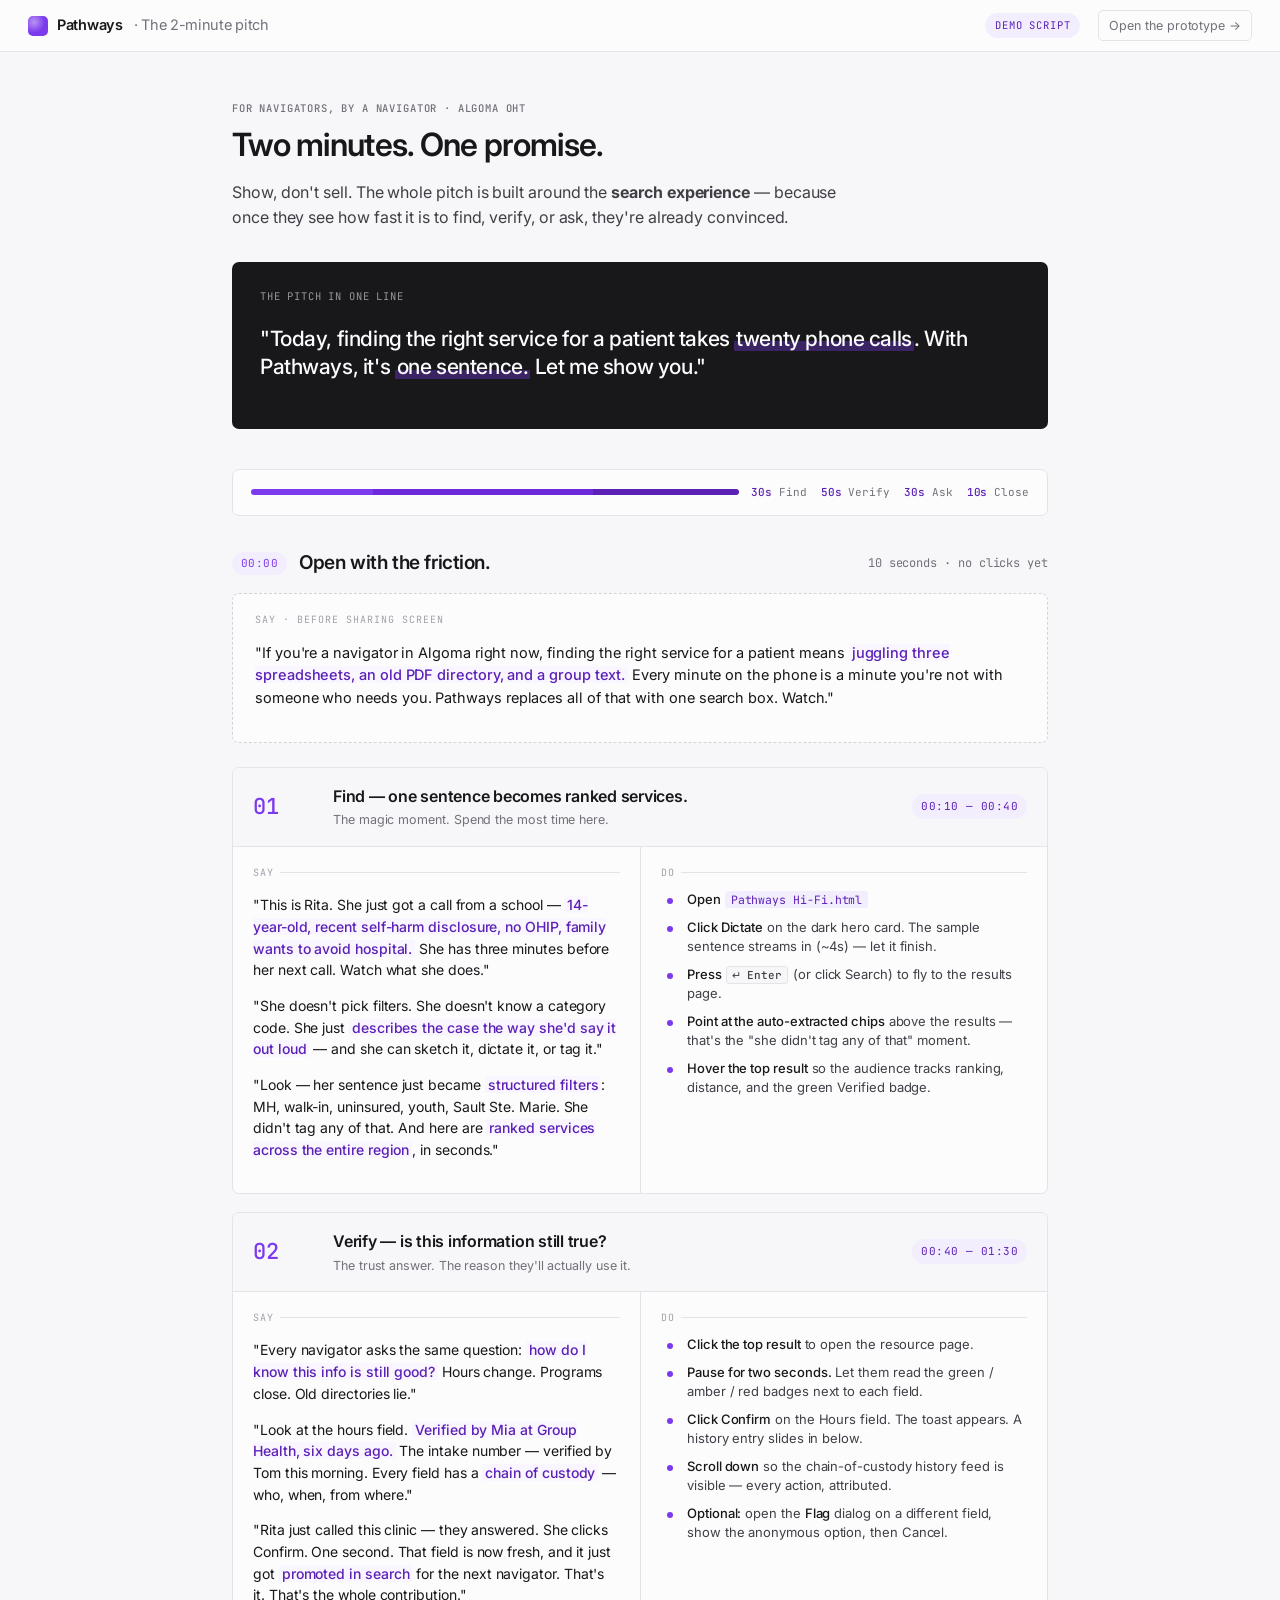
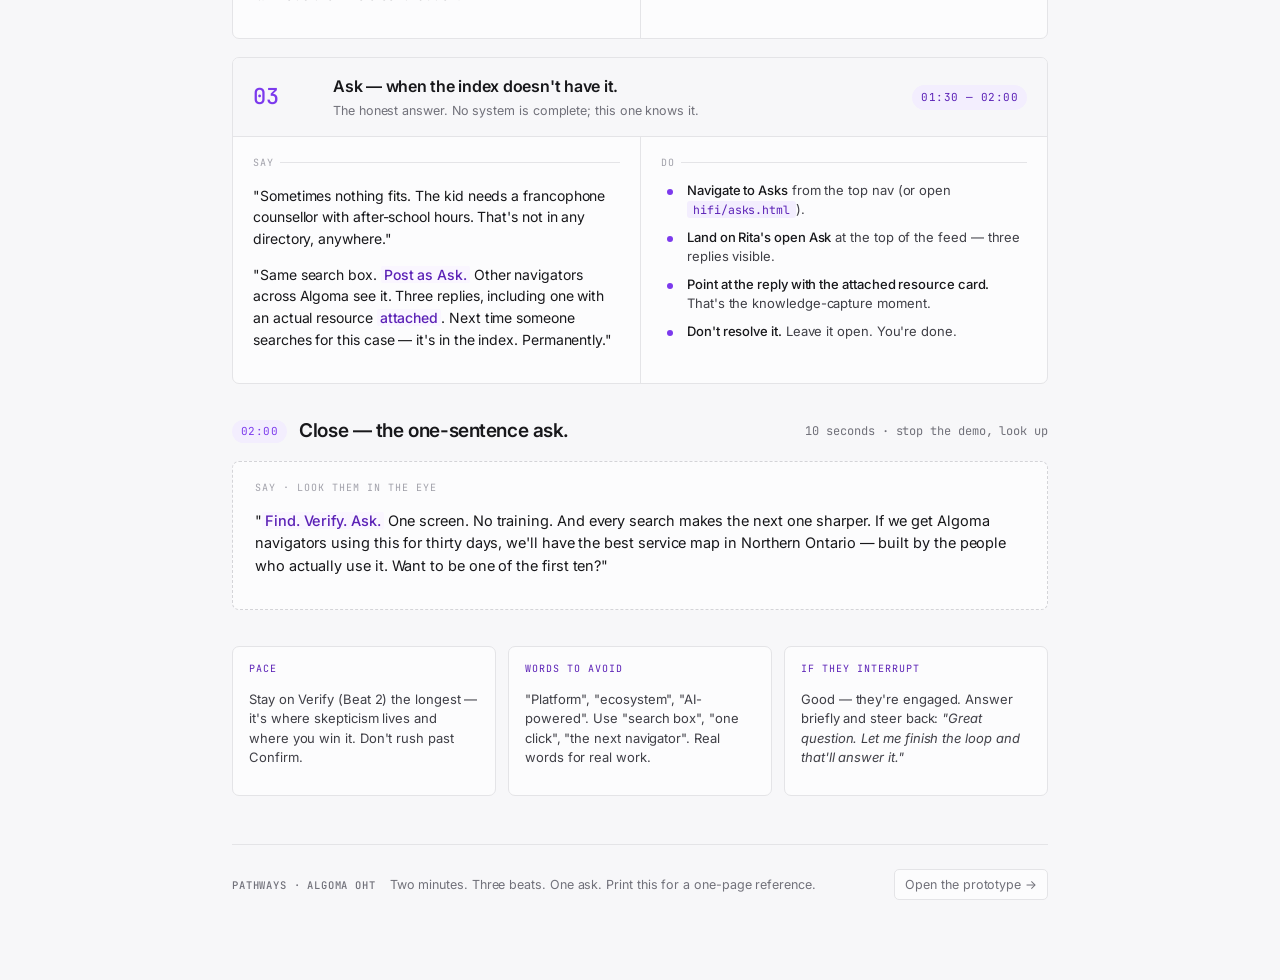
<file: Pathways/Presentation Script.html>
<!DOCTYPE html>
<html lang="en">
<head>
<meta charset="UTF-8" />
<title>Pathways · 2-Minute Pitch</title>
<meta name="viewport" content="width=device-width, initial-scale=1" />
<link rel="preconnect" href="https://fonts.googleapis.com" />
<link rel="preconnect" href="https://fonts.gstatic.com" crossorigin />
<link href="https://fonts.googleapis.com/css2?family=Inter:wght@400;500;600;700&family=JetBrains+Mono:wght@400;500&display=swap" rel="stylesheet" />
<style>
  :root {
    --paper:    #fcfcfd;
    --paper-2:  #f7f7f9;
    --paper-3:  #f1f1f4;
    --ink:      #18181b;
    --ink-2:    #3f3f46;
    --ink-3:    #71717a;
    --ink-4:    #a1a1aa;
    --stroke:   #e4e4e7;
    --stroke-2: #d4d4d8;
    --accent:       #7c3aed;
    --accent-2:     #6d28d9;
    --accent-soft:  #f3eefe;
    --accent-tint:  #faf6ff;
    --accent-ink:   #5b21b6;
    --r-sm: 5px; --r-md: 7px; --r-lg: 10px;
    --font-ui: 'Inter', -apple-system, BlinkMacSystemFont, 'Segoe UI', sans-serif;
    --font-mono: 'JetBrains Mono', ui-monospace, Menlo, monospace;
  }
  *, *::before, *::after { box-sizing: border-box; }
  html, body { margin: 0; padding: 0; background: var(--paper-2); }
  body {
    font-family: var(--font-ui);
    color: var(--ink);
    font-size: 14px;
    line-height: 1.55;
    -webkit-font-smoothing: antialiased;
    letter-spacing: -0.005em;
  }

  /* ── topnav ─────────────────────────────────────────────── */
  .topnav {
    height: 52px;
    display: flex; align-items: center; gap: 18px;
    padding: 0 28px;
    background: var(--paper);
    border-bottom: 1px solid var(--stroke);
    position: sticky; top: 0; z-index: 10;
  }
  .brand { display: flex; align-items: center; gap: 9px; font-weight: 600; font-size: 14.5px; letter-spacing: -0.02em; }
  .brand-mark {
    width: 20px; height: 20px; border-radius: 5px;
    background: var(--accent); position: relative;
  }
  .brand-mark::after {
    content: ''; position: absolute; inset: 0;
    background: radial-gradient(circle at 30% 30%, rgb(255 255 255 / 0.45), transparent 55%);
    border-radius: inherit;
  }
  .brand-sub { color: var(--ink-3); font-weight: 400; margin-left: 2px; }
  .nav-spacer { flex: 1; }
  .nav-back {
    font-size: 12.5px; color: var(--ink-3);
    display: inline-flex; align-items: center; gap: 5px;
    padding: 5px 10px; border-radius: var(--r-sm);
    border: 1px solid var(--stroke); background: var(--paper);
    text-decoration: none;
  }
  .nav-back:hover { background: var(--paper-2); color: var(--ink); }
  .nav-tag {
    font-family: var(--font-mono);
    font-size: 10.5px;
    text-transform: uppercase;
    letter-spacing: 0.08em;
    color: var(--accent-ink);
    background: var(--accent-soft);
    border: 1px solid var(--accent-soft);
    padding: 3px 9px;
    border-radius: 999px;
  }

  /* ── shell ──────────────────────────────────────────────── */
  main { max-width: 880px; margin: 0 auto; padding: 48px 32px 80px; }

  /* ── header ─────────────────────────────────────────────── */
  .header { margin-bottom: 32px; }
  .eyebrow {
    font-family: var(--font-mono);
    font-size: 10.5px; text-transform: uppercase;
    letter-spacing: 0.08em; color: var(--ink-3);
    font-weight: 500;
  }
  h1, h2, h3 { margin: 0; font-weight: 600; letter-spacing: -0.022em; line-height: 1.18; }
  h1 { font-size: 32px; margin: 10px 0 12px; }
  h2 { font-size: 19px; }
  h3 { font-size: 15px; }
  .lead {
    font-size: 16px; color: var(--ink-2); line-height: 1.55; max-width: 620px;
  }

  /* ── the hook box ────────────────────────────────────────── */
  .hook {
    margin: 30px 0 40px;
    background: var(--ink);
    color: var(--paper);
    border-radius: var(--r-md);
    padding: 26px 28px;
    position: relative;
  }
  .hook .tag {
    font-family: var(--font-mono);
    font-size: 10.5px;
    letter-spacing: 0.08em;
    text-transform: uppercase;
    color: rgb(255 255 255 / 0.55);
    margin-bottom: 12px;
  }
  .hook .pitch-line {
    font-size: 21px;
    line-height: 1.35;
    letter-spacing: -0.02em;
    font-weight: 500;
    color: var(--paper);
    max-width: 720px;
  }
  .hook .pitch-line strong {
    background: linear-gradient(0deg, rgb(124 58 237 / 0.35) 0%, rgb(124 58 237 / 0.35) 38%, transparent 38%);
    padding: 0 2px;
    font-weight: 500;
  }

  /* ── timeline ─────────────────────────────────────────────── */
  .meter {
    display: flex; align-items: center; gap: 12px;
    margin: 0 0 22px;
    padding: 14px 18px;
    background: var(--paper);
    border: 1px solid var(--stroke);
    border-radius: var(--r-md);
    font-size: 13px;
  }
  .meter-bar {
    flex: 1; height: 6px; background: var(--paper-3);
    border-radius: 999px; position: relative; overflow: hidden;
  }
  .meter-bar span {
    position: absolute; inset: 0;
    background: linear-gradient(90deg,
      var(--accent) 0%, var(--accent) 25%,
      var(--accent-2) 25%, var(--accent-2) 70%,
      var(--accent-ink) 70%, var(--accent-ink) 100%);
  }
  .meter .labels { display: flex; gap: 14px; font-family: var(--font-mono); font-size: 11px; color: var(--ink-3); }
  .meter .labels b { color: var(--accent-ink); font-weight: 500; }

  /* ── beats ──────────────────────────────────────────────── */
  .beats { display: flex; flex-direction: column; gap: 18px; }

  .beat {
    background: var(--paper);
    border: 1px solid var(--stroke);
    border-radius: var(--r-md);
    overflow: hidden;
  }
  .beat-head {
    display: grid;
    grid-template-columns: 64px 1fr auto;
    align-items: center;
    gap: 16px;
    padding: 16px 20px;
    background: var(--paper-2);
    border-bottom: 1px solid var(--stroke);
  }
  .beat-num {
    font-family: var(--font-mono);
    font-size: 22px;
    color: var(--accent);
    font-weight: 500;
    letter-spacing: -0.02em;
  }
  .beat-title { font-size: 16px; font-weight: 600; letter-spacing: -0.015em; }
  .beat-sub { font-size: 12.5px; color: var(--ink-3); margin-top: 2px; }
  .beat-time {
    font-family: var(--font-mono);
    font-size: 11px;
    color: var(--accent-ink);
    background: var(--accent-soft);
    padding: 4px 9px;
    border-radius: 999px;
    letter-spacing: 0.04em;
  }

  .beat-body { display: grid; grid-template-columns: 1fr 1fr; gap: 0; }
  .col { padding: 18px 20px; }
  .col + .col { border-left: 1px solid var(--stroke); }
  .col .col-label {
    font-family: var(--font-mono);
    font-size: 10px;
    letter-spacing: 0.1em;
    text-transform: uppercase;
    color: var(--ink-4);
    margin-bottom: 10px;
    display: flex; align-items: center; gap: 6px;
  }
  .col .col-label::after {
    content: ''; flex: 1; height: 1px; background: var(--stroke);
  }

  /* SAY column — italic, looks like a script */
  .say-text {
    font-size: 14px;
    line-height: 1.55;
    color: var(--ink);
  }
  .say-text em {
    background: var(--accent-tint);
    font-style: normal;
    padding: 0 3px;
    border-radius: 2px;
    color: var(--accent-ink);
    font-weight: 500;
  }
  .say-text + .say-text { margin-top: 8px; }

  /* DO column — list of actions */
  .do-list {
    margin: 0; padding: 0; list-style: none;
    display: flex; flex-direction: column; gap: 8px;
  }
  .do-list li {
    display: grid; grid-template-columns: 18px 1fr; gap: 8px;
    font-size: 13px; color: var(--ink-2); line-height: 1.5;
  }
  .do-list li::before {
    content: ''; width: 6px; height: 6px;
    background: var(--accent);
    border-radius: 50%;
    margin-top: 8px;
    grid-column: 1; align-self: flex-start;
    justify-self: center;
  }
  .do-list b {
    color: var(--ink);
    font-weight: 500;
  }
  .do-list .kbd {
    display: inline-block;
    background: var(--paper-2);
    border: 1px solid var(--stroke);
    border-radius: 3px;
    padding: 0 5px;
    font-family: var(--font-mono);
    font-size: 11px;
    color: var(--ink-2);
    margin: 0 1px;
  }
  .do-list .file {
    font-family: var(--font-mono);
    font-size: 11.5px;
    color: var(--accent-ink);
    background: var(--accent-soft);
    padding: 1px 6px;
    border-radius: 3px;
    text-decoration: none;
  }

  /* ── opener & closer banded rows ────────────────────────── */
  .band {
    padding: 18px 22px;
    border-radius: var(--r-md);
    border: 1px dashed var(--stroke-2);
    background: var(--paper);
  }
  .band .col-label { margin-bottom: 8px; }
  .band p { font-size: 14.5px; line-height: 1.55; color: var(--ink); }
  .band p em {
    background: var(--accent-tint);
    font-style: normal;
    padding: 0 3px;
    border-radius: 2px;
    color: var(--accent-ink);
    font-weight: 500;
  }

  /* ── tips row ──────────────────────────────────────────── */
  .tips {
    margin-top: 36px;
    display: grid;
    grid-template-columns: repeat(3, 1fr);
    gap: 12px;
  }
  .tip {
    background: var(--paper);
    border: 1px solid var(--stroke);
    border-radius: var(--r-md);
    padding: 14px 16px;
  }
  .tip .col-label {
    font-family: var(--font-mono);
    font-size: 10px;
    letter-spacing: 0.1em;
    text-transform: uppercase;
    color: var(--accent-ink);
    margin-bottom: 6px;
  }
  .tip p { font-size: 13px; color: var(--ink-2); line-height: 1.5; }

  /* ── section dividers ──────────────────────────────────── */
  .divider {
    display: flex; align-items: center; gap: 12px;
    margin: 36px 0 18px;
  }
  .divider .num {
    font-family: var(--font-mono);
    font-size: 11px; color: var(--accent);
    background: var(--accent-soft);
    padding: 3px 9px;
    border-radius: 999px;
    letter-spacing: 0.04em;
  }
  .divider h2 { flex: 1; }
  .divider .meta { font-size: 12px; color: var(--ink-3); font-family: var(--font-mono); }

  @media print {
    body { background: white; }
    .topnav { position: static; }
    .nav-back, .nav-tag { display: none; }
    main { padding: 20px 0; max-width: 100%; }
    .beat, .band, .hook { page-break-inside: avoid; }
  }
</style>
</head>
<body>

<nav class="topnav">
  <div class="brand">
    <span class="brand-mark"></span>
    Pathways
    <span class="brand-sub">· The 2-minute pitch</span>
  </div>
  <span class="nav-spacer"></span>
  <span class="nav-tag">Demo script</span>
  <a class="nav-back" href="Pathways Hi-Fi.html">Open the prototype →</a>
</nav>

<main>

  <header class="header">
    <div class="eyebrow">For navigators, by a navigator · Algoma OHT</div>
    <h1>Two minutes. One promise.</h1>
    <p class="lead">
      Show, don't sell. The whole pitch is built around the <strong>search experience</strong> —
      because once they see how fast it is to find, verify, or ask, they're already convinced.
    </p>
  </header>

  <!-- ── The hook (the one sentence) ───────────────────────── -->
  <div class="hook">
    <div class="tag">The pitch in one line</div>
    <p class="pitch-line">
      "Today, finding the right service for a patient takes <strong>twenty phone calls</strong>.
      With Pathways, it's <strong>one sentence.</strong> Let me show you."
    </p>
  </div>

  <!-- ── Timing meter ─────────────────────────────────────── -->
  <div class="meter">
    <div class="meter-bar"><span></span></div>
    <div class="labels">
      <span><b>30s</b> Find</span>
      <span><b>50s</b> Verify</span>
      <span><b>30s</b> Ask</span>
      <span><b>10s</b> Close</span>
    </div>
  </div>

  <!-- ═══════════════════ THE PITCH ════════════════════════ -->

  <!-- 0 · Opener -->
  <div class="divider">
    <span class="num">00:00</span>
    <h2>Open with the friction.</h2>
    <span class="meta">10 seconds · no clicks yet</span>
  </div>
  <div class="band">
    <div class="col-label" style="font-family: var(--font-mono); font-size:10px; letter-spacing:0.1em; text-transform:uppercase; color:var(--ink-4); margin-bottom:8px;">Say · before sharing screen</div>
    <p>
      "If you're a navigator in Algoma right now, finding the right service for a patient means
      <em>juggling three spreadsheets, an old PDF directory, and a group text.</em>
      Every minute on the phone is a minute you're not with someone who needs you.
      Pathways replaces all of that with one search box. Watch."
    </p>
  </div>

  <!-- ═══════════════════ BEAT 1 — FIND ═══════════════════ -->
  <div class="beats" style="margin-top: 24px;">

    <article class="beat">
      <div class="beat-head">
        <div class="beat-num">01</div>
        <div>
          <div class="beat-title">Find — one sentence becomes ranked services.</div>
          <div class="beat-sub">The magic moment. Spend the most time here.</div>
        </div>
        <div class="beat-time">00:10 — 00:40</div>
      </div>
      <div class="beat-body">
        <div class="col">
          <div class="col-label">Say</div>
          <p class="say-text">
            "This is Rita. She just got a call from a school —
            <em>14-year-old, recent self-harm disclosure, no OHIP, family wants to avoid hospital.</em>
            She has three minutes before her next call. Watch what she does."
          </p>
          <p class="say-text">
            "She doesn't pick filters. She doesn't know a category code. She just
            <em>describes the case the way she'd say it out loud</em> — and she can sketch it,
            dictate it, or tag it."
          </p>
          <p class="say-text">
            "Look — her sentence just became <em>structured filters</em>: MH, walk-in, uninsured,
            youth, Sault Ste. Marie. She didn't tag any of that. And here are
            <em>ranked services across the entire region</em>, in seconds."
          </p>
        </div>
        <div class="col">
          <div class="col-label">Do</div>
          <ul class="do-list">
            <li><div><b>Open</b> <a class="file" href="Pathways Hi-Fi.html">Pathways Hi-Fi.html</a></div></li>
            <li><div><b>Click Dictate</b> on the dark hero card. The sample sentence streams in (~4s) — let it finish.</div></li>
            <li><div><b>Press <span class="kbd">↵ Enter</span></b> (or click Search) to fly to the results page.</div></li>
            <li><div><b>Point at the auto-extracted chips</b> above the results — that's the "she didn't tag any of that" moment.</div></li>
            <li><div><b>Hover the top result</b> so the audience tracks ranking, distance, and the green Verified badge.</div></li>
          </ul>
        </div>
      </div>
    </article>

    <!-- ═══════════════════ BEAT 2 — VERIFY ═══════════════════ -->
    <article class="beat">
      <div class="beat-head">
        <div class="beat-num">02</div>
        <div>
          <div class="beat-title">Verify — is this information still true?</div>
          <div class="beat-sub">The trust answer. The reason they'll actually use it.</div>
        </div>
        <div class="beat-time">00:40 — 01:30</div>
      </div>
      <div class="beat-body">
        <div class="col">
          <div class="col-label">Say</div>
          <p class="say-text">
            "Every navigator asks the same question:
            <em>how do I know this info is still good?</em>
            Hours change. Programs close. Old directories lie."
          </p>
          <p class="say-text">
            "Look at the hours field. <em>Verified by Mia at Group Health, six days ago.</em>
            The intake number — verified by Tom this morning. Every field has a
            <em>chain of custody</em> — who, when, from where."
          </p>
          <p class="say-text">
            "Rita just called this clinic — they answered. She clicks Confirm.
            One second. That field is now fresh, and it just got <em>promoted in search</em>
            for the next navigator. That's it. That's the whole contribution."
          </p>
        </div>
        <div class="col">
          <div class="col-label">Do</div>
          <ul class="do-list">
            <li><div><b>Click the top result</b> to open the resource page.</div></li>
            <li><div><b>Pause for two seconds.</b> Let them read the green / amber / red badges next to each field.</div></li>
            <li><div><b>Click Confirm</b> on the Hours field. The toast appears. A history entry slides in below.</div></li>
            <li><div><b>Scroll down</b> so the chain-of-custody history feed is visible — every action, attributed.</div></li>
            <li><div><b>Optional:</b> open the <b>Flag</b> dialog on a different field, show the anonymous option, then Cancel.</div></li>
          </ul>
        </div>
      </div>
    </article>

    <!-- ═══════════════════ BEAT 3 — ASK ═══════════════════ -->
    <article class="beat">
      <div class="beat-head">
        <div class="beat-num">03</div>
        <div>
          <div class="beat-title">Ask — when the index doesn't have it.</div>
          <div class="beat-sub">The honest answer. No system is complete; this one knows it.</div>
        </div>
        <div class="beat-time">01:30 — 02:00</div>
      </div>
      <div class="beat-body">
        <div class="col">
          <div class="col-label">Say</div>
          <p class="say-text">
            "Sometimes nothing fits. The kid needs a francophone counsellor with after-school hours.
            That's not in any directory, anywhere."
          </p>
          <p class="say-text">
            "Same search box. <em>Post as Ask.</em> Other navigators across Algoma see it.
            Three replies, including one with an actual resource <em>attached</em>.
            Next time someone searches for this case — it's in the index. Permanently."
          </p>
        </div>
        <div class="col">
          <div class="col-label">Do</div>
          <ul class="do-list">
            <li><div><b>Navigate to Asks</b> from the top nav (or open <a class="file" href="hifi/asks.html">hifi/asks.html</a>).</div></li>
            <li><div><b>Land on Rita's open Ask</b> at the top of the feed — three replies visible.</div></li>
            <li><div><b>Point at the reply with the attached resource card.</b> That's the knowledge-capture moment.</div></li>
            <li><div><b>Don't resolve it.</b> Leave it open. You're done.</div></li>
          </ul>
        </div>
      </div>
    </article>

  </div>

  <!-- ═══════════════════ THE CLOSE ════════════════════════ -->
  <div class="divider">
    <span class="num">02:00</span>
    <h2>Close — the one-sentence ask.</h2>
    <span class="meta">10 seconds · stop the demo, look up</span>
  </div>
  <div class="band">
    <div class="col-label" style="font-family: var(--font-mono); font-size:10px; letter-spacing:0.1em; text-transform:uppercase; color:var(--ink-4); margin-bottom:8px;">Say · look them in the eye</div>
    <p>
      "<em>Find. Verify. Ask.</em> One screen. No training. And every search makes the next one sharper.
      If we get Algoma navigators using this for thirty days, we'll have the best
      service map in Northern Ontario — built by the people who actually use it.
      Want to be one of the first ten?"
    </p>
  </div>

  <!-- ── Delivery tips ───────────────────────────────────── -->
  <div class="tips">
    <div class="tip">
      <div class="col-label">Pace</div>
      <p>Stay on Verify (Beat 2) the longest — it's where skepticism lives and where you win it. Don't rush past Confirm.</p>
    </div>
    <div class="tip">
      <div class="col-label">Words to avoid</div>
      <p>"Platform", "ecosystem", "AI-powered". Use "search box", "one click", "the next navigator". Real words for real work.</p>
    </div>
    <div class="tip">
      <div class="col-label">If they interrupt</div>
      <p>Good — they're engaged. Answer briefly and steer back: <em>"Great question. Let me finish the loop and that'll answer it."</em></p>
    </div>
  </div>

  <!-- footer -->
  <div style="margin-top:48px; padding-top:24px; border-top:1px solid var(--stroke); display:flex; align-items:baseline; gap:14px; flex-wrap:wrap;">
    <span class="eyebrow">Pathways · Algoma OHT</span>
    <span style="font-size:12.5px; color:var(--ink-3);">Two minutes. Three beats. One ask. Print this for a one-page reference.</span>
    <span style="flex:1;"></span>
    <a class="nav-back" href="Pathways Hi-Fi.html">Open the prototype →</a>
  </div>

</main>

</body>
</html>
</file>
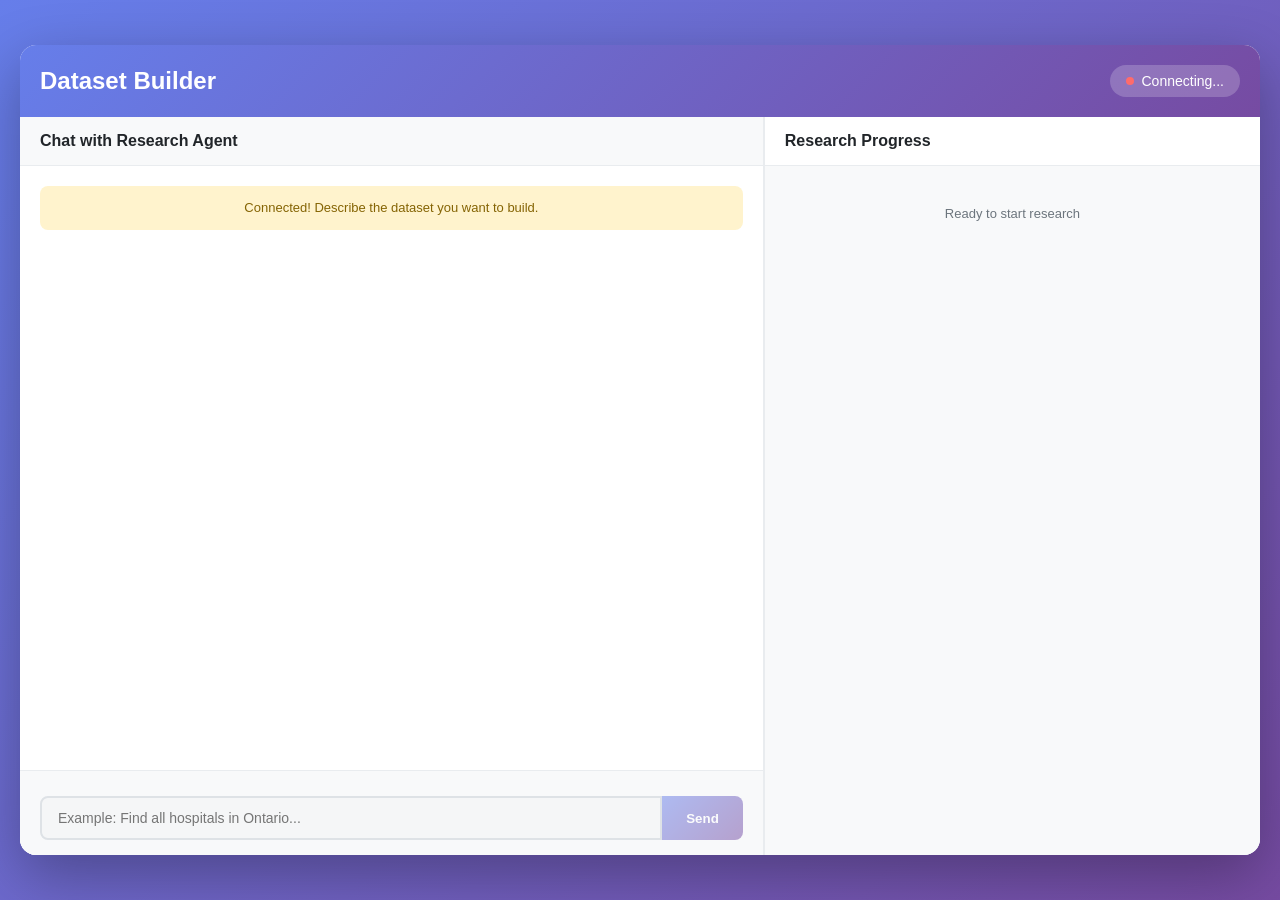
<file: templates/chat_interface.html>
<!DOCTYPE html>
<html lang="en">
<head>
    <meta charset="UTF-8">
    <meta name="viewport" content="width=device-width, initial-scale=1.0">
    <title>Dataset Builder - Research Algorithm</title>
    <script src="https://cdn.socket.io/4.5.4/socket.io.min.js"></script>
    <style>
        * {
            margin: 0;
            padding: 0;
            box-sizing: border-box;
        }

        body {
            font-family: -apple-system, BlinkMacSystemFont, 'Segoe UI', Roboto, Oxygen, Ubuntu, sans-serif;
            background: linear-gradient(135deg, #667eea 0%, #764ba2 100%);
            min-height: 100vh;
            display: flex;
            align-items: center;
            justify-content: center;
            padding: 20px;
        }

        .container {
            width: 100%;
            max-width: 1400px;
            background: white;
            border-radius: 16px;
            box-shadow: 0 20px 60px rgba(0, 0, 0, 0.3);
            display: flex;
            flex-direction: column;
            overflow: hidden;
            height: 90vh; /* Fixed height to ensure scrolling works */
        }

        .header {
            background: linear-gradient(135deg, #667eea 0%, #764ba2 100%);
            color: white;
            padding: 20px;
            display: flex;
            justify-content: space-between;
            align-items: center;
            flex-shrink: 0;
        }

        .header h1 {
            font-size: 24px;
            font-weight: 600;
        }

        .status-indicator {
            display: flex;
            align-items: center;
            gap: 8px;
            padding: 8px 16px;
            background: rgba(255, 255, 255, 0.2);
            border-radius: 20px;
            font-size: 14px;
        }

        .status-dot {
            width: 8px;
            height: 8px;
            border-radius: 50%;
            background: #ff6b6b;
            animation: pulse 2s infinite;
        }

        .status-dot.connected {
            background: #51cf66;
            animation: none;
        }

        @keyframes pulse {
            0%, 100% { opacity: 1; }
            50% { opacity: 0.5; }
        }

        .main-content {
            display: flex;
            flex: 1;
            overflow: hidden;
            /* Changed from row-reverse to row to put Chat on Left, Progress on Right */
            flex-direction: row; 
        }

        /* LEFT SIDE - CHAT & RESULTS */
        .chat-section {
            flex: 6; /* Takes up 60% of width */
            display: flex;
            flex-direction: column;
            border-right: 1px solid #e9ecef; /* Separator on right now */
            background: white;
            min-width: 0; /* Prevents flex overflow */
        }

        .chat-header {
            padding: 15px 20px;
            border-bottom: 1px solid #e9ecef;
            background: #f8f9fa;
        }

        .chat-header h2 {
            font-size: 16px;
            color: #212529;
            font-weight: 600;
        }

        .messages-area {
            flex: 1;
            overflow-y: auto;
            padding: 20px;
            display: flex;
            flex-direction: column;
            gap: 15px;
            background: white;
        }

        .message {
            display: flex;
            gap: 12px;
            animation: slideIn 0.3s ease-out;
        }

        @keyframes slideIn {
            from {
                opacity: 0;
                transform: translateY(10px);
            }
            to {
                opacity: 1;
                transform: translateY(0);
            }
        }

        .message.user {
            flex-direction: row-reverse;
        }

        .message-content {
            max-width: 80%;
            padding: 12px 16px;
            border-radius: 12px;
            word-wrap: break-word;
            line-height: 1.5;
        }

        .message.user .message-content {
            background: linear-gradient(135deg, #667eea 0%, #764ba2 100%);
            color: white;
            border-radius: 12px 0 12px 12px;
        }

        .message.assistant .message-content {
            background: #e9ecef;
            color: #212529;
            border-radius: 0 12px 12px 12px;
        }

        .message.system .message-content {
            background: #fff3cd;
            color: #856404;
            font-size: 13px;
            border-radius: 8px;
            text-align: center;
            width: 100%;
            max-width: 100%;
        }

        /* Results Area Moved Here */
        .results-area {
            padding: 15px 20px;
            background: #f0f4ff;
            border-top: 1px solid #e9ecef;
            display: none;
            max-height: 300px;
            overflow-y: auto;
            flex-shrink: 0;
        }

        .results-area.show {
            display: block;
            animation: slideIn 0.3s ease-out;
        }

        .chat-input-area {
            padding: 15px 20px;
            border-top: 1px solid #e9ecef;
            background: #f8f9fa;
            display: flex;
            flex-direction: column;
            gap: 10px;
        }

        .input-row {
            display: flex;
            gap: 10px;
            flex-wrap: wrap;
        }

        .input-wrapper {
            flex: 1;
            min-width: 200px;
            display: flex;
        }

        .chat-input {
            flex: 1;
            padding: 12px 16px;
            border: 2px solid #dee2e6;
            border-radius: 8px 0 0 8px;
            font-family: inherit;
            font-size: 14px;
            resize: none;
            max-height: 80px;
            transition: border-color 0.2s;
        }

        .chat-input:focus {
            outline: none;
            border-color: #667eea;
        }

        .send-btn {
            padding: 12px 24px;
            background: linear-gradient(135deg, #667eea 0%, #764ba2 100%);
            color: white;
            border: none;
            border-radius: 0 8px 8px 0;
            font-weight: 600;
            cursor: pointer;
            transition: transform 0.2s, box-shadow 0.2s;
            white-space: nowrap;
        }

        .send-btn:hover:not(:disabled) {
            transform: translateY(-2px);
            box-shadow: 0 5px 15px rgba(102, 126, 234, 0.3);
        }

        .send-btn:disabled {
            opacity: 0.5;
            cursor: not-allowed;
        }

        /* RIGHT SIDE - PROGRESS */
        .progress-section {
            flex: 4; /* Takes up 40% of width */
            display: flex;
            flex-direction: column;
            background: #f8f9fa;
            overflow: hidden;
            border-left: 1px solid #e9ecef;
        }

        .progress-header {
            padding: 15px 20px;
            border-bottom: 1px solid #e9ecef;
            background: white;
        }

        .progress-header h2 {
            font-size: 16px;
            color: #212529;
            font-weight: 600;
        }

        .progress-items {
            flex: 1;
            overflow-y: auto;
            padding: 20px;
            display: flex;
            flex-direction: column;
            gap: 12px;
        }

        .progress-item {
            background: white;
            padding: 15px;
            border-radius: 8px;
            border-left: 4px solid #dee2e6;
            transition: all 0.2s;
            box-shadow: 0 1px 3px rgba(0,0,0,0.05);
        }

        .progress-item.active {
            border-left-color: #667eea;
            background: #f0f4ff;
            box-shadow: 0 4px 12px rgba(102, 126, 234, 0.1);
        }

        .progress-item.complete {
            border-left-color: #51cf66;
        }

        .progress-title {
            font-weight: 600;
            color: #212529;
            margin-bottom: 5px;
            display: flex;
            align-items: center;
            gap: 8px;
        }

        .progress-spinner {
            display: inline-block;
            width: 12px;
            height: 12px;
            border: 2px solid #667eea;
            border-top-color: transparent;
            border-radius: 50%;
            animation: spin 0.6s linear infinite;
        }

        @keyframes spin {
            to { transform: rotate(360deg); }
        }

        .progress-detail {
            font-size: 13px;
            color: #6c757d;
            margin-left: 20px; /* Align with text, not spinner */
        }

        /* Stats Styling */
        .dataset-stats {
            display: grid;
            grid-template-columns: repeat(4, 1fr); /* 4 columns for compact look */
            gap: 10px;
            margin-bottom: 0;
        }

        .stat-box {
            background: white;
            padding: 10px;
            border-radius: 8px;
            text-align: center;
            border: 1px solid #e9ecef;
        }

        .stat-number {
            font-size: 18px;
            font-weight: 700;
            color: #667eea;
        }

        .stat-label {
            font-size: 10px;
            color: #6c757d;
            text-transform: uppercase;
            letter-spacing: 0.5px;
        }

        .previous-sessions {
            padding: 10px 0;
            border-top: 1px solid #dee2e6;
            border-bottom: 1px solid #dee2e6;
            margin-bottom: 10px;
        }

        .previous-sessions-label {
            font-size: 12px;
            font-weight: 600;
            color: #6c757d;
            margin-bottom: 5px;
        }

        .sessions-dropdown {
            width: 100%;
            padding: 8px 12px;
            border: 1px solid #dee2e6;
            border-radius: 6px;
            font-size: 13px;
        }

        .tweak-instructions {
            margin-bottom: 10px;
        }

        .tweak-input {
            width: 100%;
            padding: 10px;
            border: 1px solid #dee2e6;
            border-radius: 6px;
            font-size: 13px;
            font-family: inherit;
            resize: vertical;
            min-height: 40px;
        }

        @media (max-width: 1000px) {
            .main-content {
                flex-direction: column;
            }
            .chat-section {
                flex: none;
                height: 60vh;
                border-right: none;
                border-bottom: 1px solid #e9ecef;
            }
            .progress-section {
                flex: none;
                height: 40vh;
            }
        }
    </style>
</head>
<body>
    <div class="container">
        <div class="header">
            <h1>Dataset Builder</h1>
            <div class="status-indicator">
                <div class="status-dot" id="statusDot"></div>
                <span id="statusText">Connecting...</span>
            </div>
        </div>

        <div class="main-content">
            <div class="chat-section">
                <div class="chat-header">
                    <h2>Chat with Research Agent</h2>
                    <div id="setupInfo" style="font-size: 12px; color: #6c757d; margin-top: 8px; display: none;">
                        <strong>Columns:</strong> <span id="columnsList"></span><br>
                        <strong>Priority Columns:</strong> <span id="priorityColumnsList" style="color: #667eea; font-weight: 600;"></span>
                    </div>
                </div>
                
                <div class="messages-area" id="messagesArea">
                    <div class="message system">
                        <div class="message-content">Connected! Describe the dataset you want to build.</div>
                    </div>
                </div>

                <div class="results-area" id="resultsArea">
                    <h3 style="color: #212529; margin-bottom: 10px; font-size: 14px;">Dataset Complete</h3>
                    <div class="dataset-stats" id="statsContainer"></div>
                </div>

                <div class="chat-input-area">
                    <div id="errorContainer"></div>
                
                    <div class="previous-sessions" id="previousSessionsContainer" style="display: none;">
                        <div class="previous-sessions-label">Continue from previous session:</div>
                        <select class="sessions-dropdown" id="previousSessionsSelect" onchange="loadPreviousSession()">
                            <option value="">Start new research</option>
                        </select>
                    </div>
                    
                    <div class="tweak-instructions" id="tweakSection" style="display: none;">
                        <textarea 
                            id="tweakInput" 
                            class="tweak-input"
                            placeholder="Tweaks for this run (e.g. 'Focus on northern Ontario')"
                        ></textarea>
                    </div>
                    
                    <div class="input-row">
                        <div class="input-wrapper">
                            <input 
                                type="text"
                                id="chatInput" 
                                class="chat-input"
                                placeholder="Example: Find all hospitals in Ontario..."
                                onkeypress="handleKeyPress(event)"
                                disabled
                            >
                            <button class="send-btn" id="sendBtn" onclick="sendMessage()" disabled>Send</button>
                        </div>
                    </div>
                </div>
            </div>

            <div class="progress-section">
                <div class="progress-header">
                    <h2>Research Progress</h2>
                </div>
                <div class="progress-items" id="progressContainer">
                    <div style="color: #6c757d; text-align: center; padding: 20px; font-size: 13px;">
                        Ready to start research
                    </div>
                </div>
            </div>
        </div>
    </div>

    <script>
        let socket = null;
        let currentSessionId = null;
        let previousSessionId = null;
        let isRunning = false;

        function initSocket() {
            // Auto-detect server URL from current window location
            socket = io({
                transports: ['websocket', 'polling'],
                reconnection: true,
                reconnectionDelay: 1000,
                reconnectionDelayMax: 5000,
                reconnectionAttempts: 5
            });

            socket.on('connect', () => {
                console.log('Connected to server');
                document.getElementById('statusDot').className = 'status-dot connected';
                document.getElementById('statusText').textContent = 'Connected';
                document.getElementById('chatInput').disabled = false;
                document.getElementById('sendBtn').disabled = false;
                addSystemMessage('Connected! Ready to build your dataset.');
                
                // Load previous sessions
                socket.emit('get_previous_sessions');
            });

            socket.on('disconnect', () => {
                console.log('Disconnected from server');
                document.getElementById('statusDot').className = 'status-dot';
                document.getElementById('statusText').textContent = 'Disconnected';
                document.getElementById('chatInput').disabled = true;
                document.getElementById('sendBtn').disabled = true;
                addSystemMessage('Disconnected from server');
            });

            socket.on('previous_sessions', (data) => {
                loadSessionsDropdown(data.sessions);
            });

            socket.on('research_start', (data) => {
                currentSessionId = data.session_id;
                console.log('Research started:', currentSessionId);
                addSystemMessage(`Research session ${currentSessionId.substring(0, 8)}... started`);
            });

            socket.on('context_loaded', (data) => {
                console.log('Previous context loaded:', data);
                addSystemMessage(`Loaded ${data.previous_queries_count} previous queries and ${data.previous_items_count} items`);
            });

            socket.on('progress', (data) => {
                console.log('Progress:', data);
                updateProgress(data);
            });

            socket.on('research_complete', (data) => {
                console.log('Research complete:', data);
                console.log('Diversity report:', data.diversity_report);
                console.log('Priority columns:', data.priority_columns);
                completeResearch(data);
            });

            socket.on('research_error', (data) => {
                console.error('Research error:', data);
                addSystemMessage('Error: ' + (data.error || 'Unknown error'));
                isRunning = false;
                document.getElementById('sendBtn').disabled = false;
            });

            socket.on('error', (error) => {
                console.error('Socket error:', error);
                addSystemMessage('Connection error: ' + error);
            });

            socket.on('connect_error', (error) => {
                console.error('Connection error:', error);
                addSystemMessage('Connection failed: ' + error.message);
            });
        }

        function addSystemMessage(text) {
            const messagesArea = document.getElementById('messagesArea');
            const messageEl = document.createElement('div');
            messageEl.className = 'message system';
            messageEl.innerHTML = `<div class="message-content">${text}</div>`;
            messagesArea.appendChild(messageEl);
            messagesArea.scrollTop = messagesArea.scrollHeight;
        }

        function addUserMessage(text) {
            const messagesArea = document.getElementById('messagesArea');
            const messageEl = document.createElement('div');
            messageEl.className = 'message user';
            messageEl.innerHTML = `<div class="message-content">${text}</div>`;
            messagesArea.appendChild(messageEl);
            messagesArea.scrollTop = messagesArea.scrollHeight;
        }

        function addAssistantMessage(text) {
            const messagesArea = document.getElementById('messagesArea');
            const messageEl = document.createElement('div');
            messageEl.className = 'message assistant';
            messageEl.innerHTML = `<div class="message-content">${text}</div>`;
            messagesArea.appendChild(messageEl);
            messagesArea.scrollTop = messagesArea.scrollHeight;
        }

        function updateProgress(data) {
            const container = document.getElementById('progressContainer');
            const stepId = (data.step || 'unknown').replace(/\s+/g, '_').toLowerCase();
            let stepEl = document.getElementById('step-' + stepId);
            
            if (!stepEl) {
                stepEl = document.createElement('div');
                stepEl.id = 'step-' + stepId;
                stepEl.className = 'progress-item active';
                const title = (data.step || 'Processing').split('\n')[0];
                stepEl.innerHTML = `
                    <div class="progress-title">
                        <span class="progress-spinner"></span>${title}
                    </div>
                    <div class="progress-detail">${data.detail || ''}</div>
                `;
                container.appendChild(stepEl);
            } else {
                stepEl.querySelector('.progress-detail').textContent = data.detail || '';
                stepEl.className = 'progress-item active';
            }

            container.scrollTop = container.scrollHeight;
        }

        function completeProgressStep(stepId) {
            const container = document.getElementById('progressContainer');
            const step = container.querySelector(`[id="step-${stepId}"]`);
            if (step) {
                step.className = 'progress-item complete';
                const spinner = step.querySelector('.progress-spinner');
                if (spinner) {
                    spinner.outerHTML = '✅';
                }
            }
        }

        function completeResearch(data) {
            isRunning = false;
            document.getElementById('sendBtn').disabled = false;
            
            console.log('completeResearch called with data:', data);
            
            // Mark all steps complete with checkmark
            document.querySelectorAll('.progress-item').forEach(el => {
                el.className = 'progress-item complete';
                const spinner = el.querySelector('.progress-spinner');
                if (spinner) {
                    spinner.outerHTML = '✅';
                }
            });

            // Show results with diversity metrics
            const stats = data.statistics || {};
            const diversity = data.diversity_report || null;
            const columns = data.columns || [];
            const priority_columns = data.priority_columns || [];
            
            console.log('Display data:', { stats, diversity, columns, priority_columns });
            
            let statsHtml = `
                <div class="stat-box">
                    <div class="stat-number">${stats.urls_searched || 0}</div>
                    <div class="stat-label">URLs Searched</div>
                </div>
                <div class="stat-box">
                    <div class="stat-number">${stats.urls_scraped || 0}</div>
                    <div class="stat-label">URLs Scraped</div>
                </div>
                <div class="stat-box">
                    <div class="stat-number">${stats.records_extracted || 0}</div>
                    <div class="stat-label">Records Extracted</div>
                </div>
                <div class="stat-box">
                    <div class="stat-number">${stats.records_deduped || 0}</div>
                    <div class="stat-label">Records Deduped</div>
                </div>
            `;
            
            // Add diversity metrics if available
            if (diversity && priority_columns.length > 0) {
                console.log('✅ Diversity metrics available, rendering...');
                const diversityIndex = diversity.overall_diversity_index || 0;
                statsHtml += `
                <div style="grid-column: 1/-1; margin-top: 8px; padding: 10px; background: #fff3cd; border-radius: 6px; border-left: 3px solid #ffc107;">
                    <div style="font-size: 14px; font-weight: 600; color: #856404; margin-bottom: 6px;">📊 Diversity Index: ${diversityIndex.toFixed(3)}</div>
                `;
                
                // Per-column diversity with all unique values
                if (diversity.column_analysis && Array.isArray(diversity.column_analysis)) {
                    console.log('Per-column analysis:', diversity.column_analysis);
                    diversity.column_analysis.forEach(col => {
                        console.log('Adding column:', col);
                        statsHtml += `<div style="font-size: 10px; color: #333; margin-bottom: 6px; padding: 6px; background: white; border-radius: 4px;">
                            <strong style="color: #856404;">${col.column}</strong> (index: ${(col.diversity_index).toFixed(3)}) - ${col.unique_count}/${col.total_count}<br>`;
                        
                        // Show all unique values with percentages
                        if (col.value_breakdown && Array.isArray(col.value_breakdown)) {
                            col.value_breakdown.forEach(item => {
                                const val = item.value || '(empty)';
                                const pct = item.percentage || 0;
                                statsHtml += `<div style="margin-top: 2px; font-size: 9px; color: #666;">• ${val}: ${pct.toFixed(1)}%</div>`;
                            });
                        }
                        
                        statsHtml += `</div>`;
                    });
                } else {
                    console.log('❌ No column_analysis in diversity report');
                }
                
                statsHtml += `</div>`;
            } else {
                console.log(`❌ Skipping diversity: diversity=${!!diversity}, priority_columns.length=${priority_columns.length}`);
            }
            
            document.getElementById('statsContainer').innerHTML = statsHtml;
            document.getElementById('resultsArea').classList.add('show');
            
            addAssistantMessage(`Dataset complete! Found ${stats.records_deduped || 0} records.`);
        }

        function sendMessage() {
            const input = document.getElementById('chatInput');
            const message = input.value.trim();
            
            if (!message) return;
            if (!socket || !socket.connected) {
                addSystemMessage('Not connected to server');
                return;
            }

            if (isRunning) {
                addSystemMessage('Research in progress. Please wait.');
                return;
            }

            addUserMessage(message);
            input.value = '';
            
            isRunning = true;
            document.getElementById('sendBtn').disabled = true;
            document.getElementById('progressContainer').innerHTML = '';
            document.getElementById('resultsArea').classList.remove('show');
            clearError();

            // Get tweak instructions safely
            const tweakElement = document.getElementById('tweakInput');
            const tweakInstructions = tweakElement ? tweakElement.value.trim() : '';
            
            // Load setup data from sessionStorage
            const setupData = JSON.parse(sessionStorage.getItem('researchSetup') || '{}');
            const columns = setupData.columns || [];
            const priority_columns = columns.filter(c => c.isPriority).map(c => c.name);
            
            console.log('Sending start_research with:');
            console.log('  prompt:', message);
            console.log('  columns:', columns);
            console.log('  priority_columns:', priority_columns);
            console.log('  previous_session_id:', previousSessionId);
            console.log('  tweak_instructions:', tweakInstructions);
            
            socket.emit('start_research', { 
                prompt: message,
                columns: columns,
                priority_columns: priority_columns,
                previous_session_id: previousSessionId,
                tweak_instructions: tweakInstructions
            });
        }

        function handleKeyPress(event) {
            if (event.key === 'Enter' && !event.shiftKey) {
                event.preventDefault();
                sendMessage();
            }
        }

        function clearError() {
            document.getElementById('errorContainer').innerHTML = '';
        }

        function loadSessionsDropdown(sessions) {
            const select = document.getElementById('previousSessionsSelect');
            const container = document.getElementById('previousSessionsContainer');
            const tweakSection = document.getElementById('tweakSection');
            
            if (sessions && sessions.length > 0) {
                container.style.display = 'block';
                tweakSection.style.display = 'block';
                
                // Keep existing option
                while (select.options.length > 1) {
                    select.remove(1);
                }
                
                // Add sessions
                sessions.forEach((session, index) => {
                    const option = document.createElement('option');
                    option.value = session.session_id;
                    const timestamp = new Date(session.created_at).toLocaleString();
                    option.textContent = `Session ${index + 1} (${timestamp})`;
                    select.appendChild(option);
                });
            } else {
                container.style.display = 'none';
                tweakSection.style.display = 'none';
            }
        }

        function loadPreviousSession() {
            const select = document.getElementById('previousSessionsSelect');
            previousSessionId = select.value;
            
            if (previousSessionId) {
                addAssistantMessage(`Selected previous session: ${previousSessionId.substring(0, 8)}...`);
                addAssistantMessage('New queries will be added to existing data. Specify tweaks in the box below.');
            } else {
                previousSessionId = null;
                document.getElementById('tweakInput').value = '';
            }
        }

        // Initialize on load
        window.addEventListener('load', () => {
            initSocket();
            
            // Load and display setup information
            const setupData = JSON.parse(sessionStorage.getItem('researchSetup') || '{}');
            if (setupData.columns && setupData.columns.length > 0) {
                const setupInfo = document.getElementById('setupInfo');
                const columnsList = document.getElementById('columnsList');
                const priorityColumnsList = document.getElementById('priorityColumnsList');
                
                const allColumns = setupData.columns.map(c => c.name).join(', ');
                const priorityColumns = setupData.columns
                    .filter(c => c.isPriority)
                    .map(c => c.name)
                    .join(', ');
                
                columnsList.textContent = allColumns;
                priorityColumnsList.textContent = priorityColumns;
                setupInfo.style.display = 'block';
                
                // Auto-start research with the prompt from setup
                // Wait a moment for socket to connect
                setTimeout(() => {
                    if (socket && socket.connected) {
                        document.getElementById('chatInput').value = setupData.prompt;
                        sendMessage();
                    } else {
                        // If socket not ready, try again
                        setTimeout(() => {
                            if (socket && socket.connected) {
                                document.getElementById('chatInput').value = setupData.prompt;
                                sendMessage();
                            }
                        }, 1000);
                    }
                }, 500);
            }
        });
    </script>
</body>
</html>
</file>
